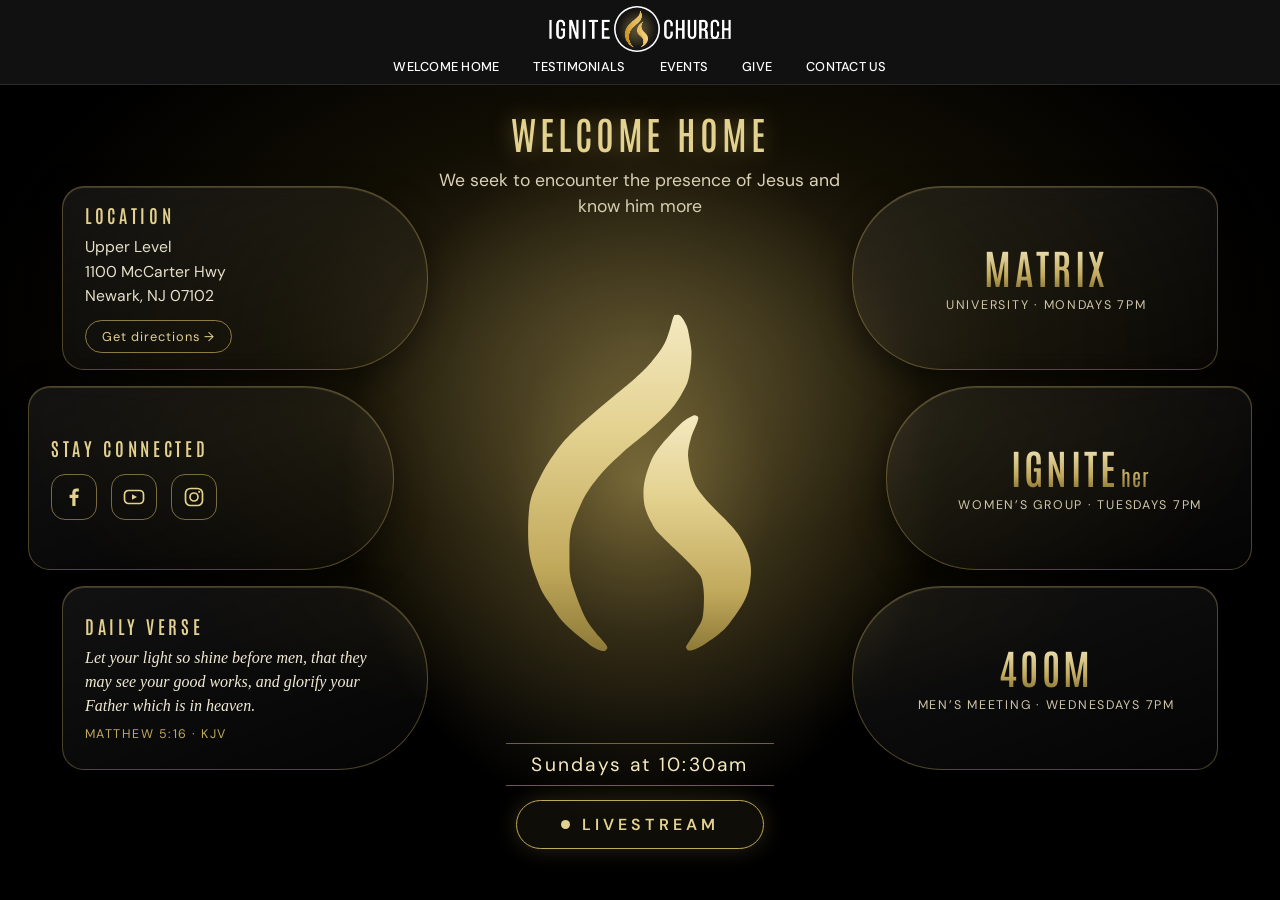
<file: index.html>
<!DOCTYPE html>
<html lang="en">
<head>
    <meta charset="UTF-8">
    <meta name="viewport" content="width=device-width, initial-scale=1.0">
    <title>Ignite Church | Welcome Home</title>
    <meta name="description" content="Ignite Church in Newark, NJ. Join us Sundays at 10:30am. We seek to encounter the presence of Jesus and know him more.">
    <link rel="stylesheet" href="css/styles.css">
    <link rel="stylesheet" href="css/home.css">
    <link rel="preconnect" href="https://fonts.googleapis.com">
    <link rel="preconnect" href="https://fonts.gstatic.com" crossorigin>
    <link href="https://fonts.googleapis.com/css2?family=DM+Sans:wght@400;500;600;700&display=swap" rel="stylesheet">
    <link href="https://fonts.googleapis.com/css2?family=Antonio:wght@400;500;600;700&display=swap" rel="stylesheet">
</head>
<body>
    <header class="header">
        <div class="header-inner">
            <!-- LOGO -->
            <a href="index.html" class="logo animated-logo"><img class="logo-part logo-ignite" src="images/logo-ignite.png" alt=""><span class="logo-flame-wrap"><span class="fire-glow"></span><img class="logo-part logo-flame" src="images/logo-flame.png" alt=""></span><img class="logo-part logo-church" src="images/logo-church.png" alt=""></a>
        </div>
        <nav>
            <a href="index.html">WELCOME HOME</a>
            <a href="our_story.html">TESTIMONIALS</a>
            <a href="events.html">EVENTS</a>
            <a href="give.html">GIVE</a>
            <a href="contact.html">CONTACT US</a>
        </nav>
        <hr>
    </header>

    <main class="hp">

        <!-- LEFT: Location / Stay Connected / Daily verse -->
        <div class="hp-col hp-left">

            <section class="hp-tab hp-loc">
                <h2 class="hp-label">Location</h2>
                <p class="hp-text">Upper Level<br>1100 McCarter Hwy<br>Newark, NJ 07102</p>
                <a class="hp-chip" target="_blank" rel="noopener" href="https://www.google.com/maps/search/?api=1&amp;query=1100+McCarter+Hwy+Newark+NJ+07102">Get directions &rarr;</a>
            </section>

            <section class="hp-tab hp-social">
                <h2 class="hp-label">Stay Connected</h2>
                <div class="hp-icons">
                    <a href="https://www.facebook.com/ignitec2015/" target="_blank" rel="noopener" aria-label="Ignite Church on Facebook">
                        <svg viewBox="0 0 24 24" aria-hidden="true"><path fill="currentColor" d="M13.5 21v-8h2.7l.4-3.2h-3.1V7.9c0-.9.3-1.5 1.6-1.5h1.7V3.5c-.3 0-1.3-.1-2.4-.1-2.4 0-4.1 1.5-4.1 4.2v2.2H7.6V13h2.7v8h3.2z"/></svg>
                    </a>
                    <a href="https://www.youtube.com/channel/UCFl2bnOp90kRWOCKWNEsYvA" target="_blank" rel="noopener" aria-label="Ignite Church on YouTube">
                        <svg viewBox="0 0 24 24" aria-hidden="true"><rect x="2.5" y="5.5" width="19" height="13" rx="4" fill="none" stroke="currentColor" stroke-width="1.7"/><path fill="currentColor" d="M10 9.2v5.6l5-2.8z"/></svg>
                    </a>
                    <a href="https://www.instagram.com/ignitechurchnj/" target="_blank" rel="noopener" aria-label="Ignite Church on Instagram">
                        <svg viewBox="0 0 24 24" aria-hidden="true"><rect x="3.5" y="3.5" width="17" height="17" rx="5" fill="none" stroke="currentColor" stroke-width="1.7"/><circle cx="12" cy="12" r="4" fill="none" stroke="currentColor" stroke-width="1.7"/><circle cx="17.2" cy="6.8" r="1.1" fill="currentColor"/></svg>
                    </a>
                </div>
            </section>

            <section class="hp-tab hp-verse" aria-label="Daily Bible verse">
                <h2 class="hp-label">Daily Verse</h2>
                <figure class="hp-verse-text" id="verseText"></figure>
            </section>

        </div>

        <!-- CENTER: Welcome + flame + livestream -->
        <div class="hp-col hp-center">
            <div class="hp-head">
                <h1>Welcome Home</h1>
                <p>We seek to encounter the presence of Jesus and know him more</p>
            </div>

            <div class="hp-flame" role="img" aria-label="Ignite Church flame">
                <svg viewBox="0 0 48 72" aria-hidden="true" focusable="false">
                    <defs>
                        <linearGradient id="flameGold" x1="0" y1="0" x2="0" y2="1">
                            <stop offset="0" stop-color="#F4E9C0"/>
                            <stop offset="0.35" stop-color="#E3D18F"/>
                            <stop offset="0.75" stop-color="#C1A95C"/>
                            <stop offset="1" stop-color="#8E7A38"/>
                        </linearGradient>
                    </defs>
                    <path class="f f-a" fill="url(#flameGold)" d="M31.8,2.8C31.5,2.7 31.4,2.7 31.2,2.8C31.0,2.9 31.0,2.4 30.6,3.4C30.3,4.3 29.7,7.0 28.9,8.5C28.2,10.0 27.0,11.2 26.1,12.4C25.1,13.5 25.5,13.2 23.1,15.4C20.7,17.5 14.2,22.7 11.6,25.2C8.9,27.7 8.4,28.5 7.1,30.2C5.8,32.0 4.6,33.9 3.8,35.7C2.9,37.5 2.3,38.6 1.9,40.9C1.6,43.3 1.5,47.2 1.8,49.9C2.1,52.6 3.2,55.1 3.9,57.0C4.7,58.9 5.5,59.8 6.4,61.1C7.2,62.4 7.9,63.5 9.2,64.8C10.5,66.1 13.0,68.0 14.1,68.9C15.3,69.7 15.7,69.8 16.1,69.9C16.6,70.1 16.9,70.0 17.1,69.9C17.3,69.7 17.7,69.5 17.3,68.9C16.9,68.2 15.6,67.0 14.9,66.0C14.1,65.0 13.5,64.3 12.7,62.6C12.0,61.0 10.8,57.9 10.3,56.1C9.8,54.2 9.9,53.2 9.9,51.5C9.9,49.8 9.8,47.7 10.2,45.7C10.7,43.8 11.8,41.5 12.6,39.7C13.5,38.0 14.4,36.8 15.6,35.3C16.8,33.8 18.2,32.4 19.9,30.9C21.5,29.3 24.0,27.5 25.7,26.0C27.4,24.5 28.9,23.1 30.1,21.8C31.2,20.5 32.0,19.3 32.6,18.1C33.3,16.9 33.7,16.0 33.9,14.6C34.2,13.3 34.3,11.6 34.3,10.1C34.2,8.7 33.8,6.9 33.6,5.8C33.3,4.7 32.9,4.1 32.6,3.6C32.3,3.1 32.0,2.9 31.8,2.8Z"/>
                    <path class="f f-b" fill="url(#flameGold)" d="M35.1,22.9C34.9,22.8 34.6,22.9 34.1,23.2C33.5,23.5 32.9,23.8 31.9,24.8C30.9,25.8 29.0,27.8 28.0,29.1C27.0,30.4 26.5,31.2 26.0,32.5C25.5,33.8 25.0,35.3 24.8,36.7C24.6,38.1 24.7,39.6 24.9,40.9C25.2,42.2 25.8,43.5 26.4,44.5C26.9,45.5 26.9,45.6 28.4,47.1C29.8,48.6 33.5,51.9 34.9,53.5C36.3,55.1 36.4,55.3 36.6,56.9C36.9,58.4 36.8,61.3 36.6,62.8C36.4,64.2 36.0,64.6 35.4,65.6C34.9,66.6 33.7,68.2 33.4,68.8C33.0,69.4 33.2,69.2 33.3,69.4C33.3,69.6 33.4,69.8 33.7,69.9C34.0,69.9 34.4,69.9 34.9,69.7C35.5,69.5 36.2,69.1 37.0,68.6C37.8,68.0 39.1,67.2 39.9,66.5C40.7,65.8 40.9,65.7 41.8,64.6C42.6,63.5 44.2,61.4 44.9,59.9C45.7,58.4 46.0,56.9 46.1,55.5C46.3,54.1 46.2,52.8 45.9,51.5C45.6,50.2 45.0,49.0 44.4,47.9C43.8,46.8 43.6,46.5 42.3,45.0C41.0,43.5 37.9,40.7 36.6,39.0C35.2,37.3 34.8,36.4 34.4,35.1C33.9,33.7 33.7,32.1 33.6,30.9C33.6,29.6 33.9,28.5 34.2,27.4C34.5,26.2 35.5,24.5 35.6,23.7C35.8,23.0 35.4,23.0 35.1,22.9Z"/>
                </svg>
            </div>

            <div class="hp-bottom">
                <p class="hp-time">Sundays at 10:30am</p>
                <a class="hp-live" href="https://www.youtube.com/channel/UCFl2bnOp90kRWOCKWNEsYvA" target="_blank" rel="noopener"><span class="hp-dot"></span>LIVESTREAM</a>
            </div>
        </div>

        <!-- RIGHT: Programs -->
        <div class="hp-col hp-right">
            <a class="hp-tab hp-prog" target="_blank" rel="noopener" href="https://www.matrixuniversity.online/">
                <span class="hp-name">MATRIX</span>
                <span class="hp-sub">University &middot; Mondays 7pm</span>
            </a>
            <a class="hp-tab hp-prog" target="_blank" rel="noopener" href="https://ignite-church-445102.churchcenter.com/groups/unique/igniteher-women-s-group-chat">
                <span class="hp-name">IGNITE<span class="her">her</span></span>
                <span class="hp-sub">Women&rsquo;s group &middot; Tuesdays 7pm</span>
            </a>
            <a class="hp-tab hp-prog" target="_blank" rel="noopener" href="https://ignite-church-445102.churchcenter.com/registrations/events/2549312">
                <span class="hp-name">400M</span>
                <span class="hp-sub">Men&rsquo;s meeting &middot; Wednesdays 7pm</span>
            </a>
        </div>

    </main>

    <script src="js/home.js"></script>
</body>
</html>
</file>
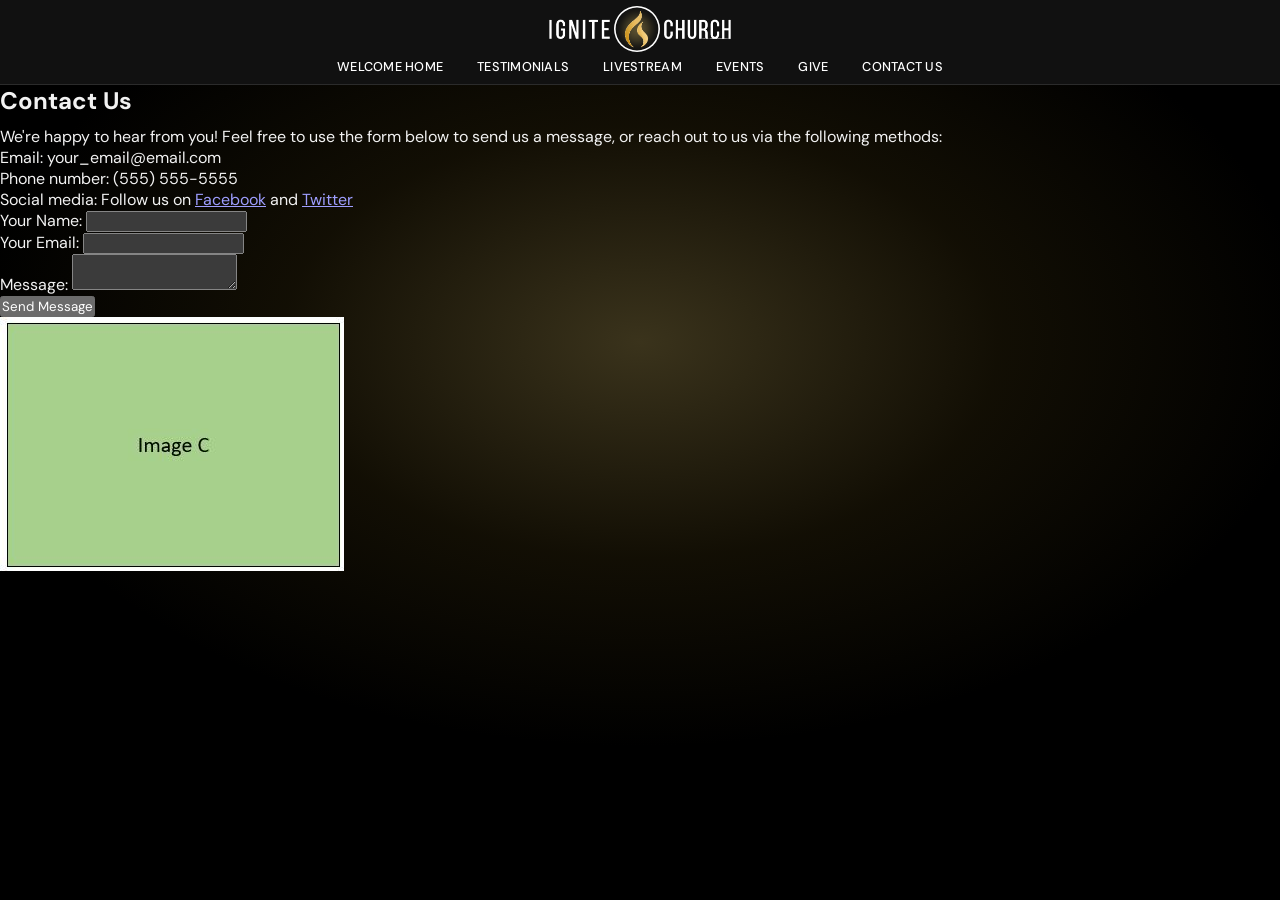
<file: contact.html>
<!DOCTYPE html>
<html lang="en">
<head>
    <meta charset="UTF-8">
    <meta name="viewport" content="width=device-width, initial-scale=1.0">
    <title>IGNITE CHURCH</title>
    <meta name="description" content="This is the home page of MySite.">
    <meta name="keywords" content="mysite, home, events, contact">
   <link rel="stylesheet" href="css/styles.css">
    <link rel="preconnect" href="https://fonts.googleapis.com">
    <link rel="preconnect" href="https://fonts.gstatic.com" crossorigin>
    <link href="https://fonts.googleapis.com/css2?family=DM+Sans:wght@400;500;600;700&display=swap" rel="stylesheet">
</head>
<body>
            <!-- HEADER -->


    <header class="header">
    
        <div class="header-inner">
        
            <!-- LOGO + TITLE + NAV -->
        <a href="index.html" class="logo animated-logo" aria-label="Ignite Church home">
    <img class="logo-part logo-ignite" src="images/logo-ignite.png" alt="">
    <span class="logo-flame-wrap">
        <span class="fire-glow"></span>
        <img class="logo-part logo-flame" src="images/logo-flame.png" alt="">
    </span>
    <img class="logo-part logo-church" src="images/logo-church.png" alt="">
</a>
        </div>
        <nav>
            <a href="index.html">WELCOME HOME</a>
            <a href="our_story.html">TESTIMONIALS</a>
            <a href="https://www.youtube.com/channel/UCFl2bnOp90kRWOCKWNEsYvA" target="_blank">LIVESTREAM</a>
            <a href="events.html">EVENTS</a>
            <a href="give.html">GIVE</a>
            <a href="contact.html">CONTACT US</a>
        </nav>
      
          <hr>
    </header>
    <main>
        <h2>Contact Us</h2>
        <p>We're happy to hear from you! Feel free to use the form below to send us a message, or reach out to us via the following methods:</p>
        <ul>
            <li>Email: your_email@email.com</li>
            <li>Phone number: (555) 555-5555</li>
            <li>Social media: Follow us on <a href="https://www.facebook.com/mysite">Facebook</a> and <a href="https://www.twitter.com/mysite">Twitter</a></li>
        </ul>
        <form action="submit.php" method="post">
            <label for="name">Your Name:</label>
            <input type="text" id="name" name="name" required>
            <br>
            <label for="email">Your Email:</label>
            <input type="email" id="email" name="email" required>
            <br>
            <label for="message">Message:</label>
            <textarea id="message" name="message" required></textarea>
            <br>
            <button type="submit">Send Message</button>
        </form>
        <img src="images/ImageC.JPG" alt="Contact us page image">
    </main>
</body>
</html>
</file>
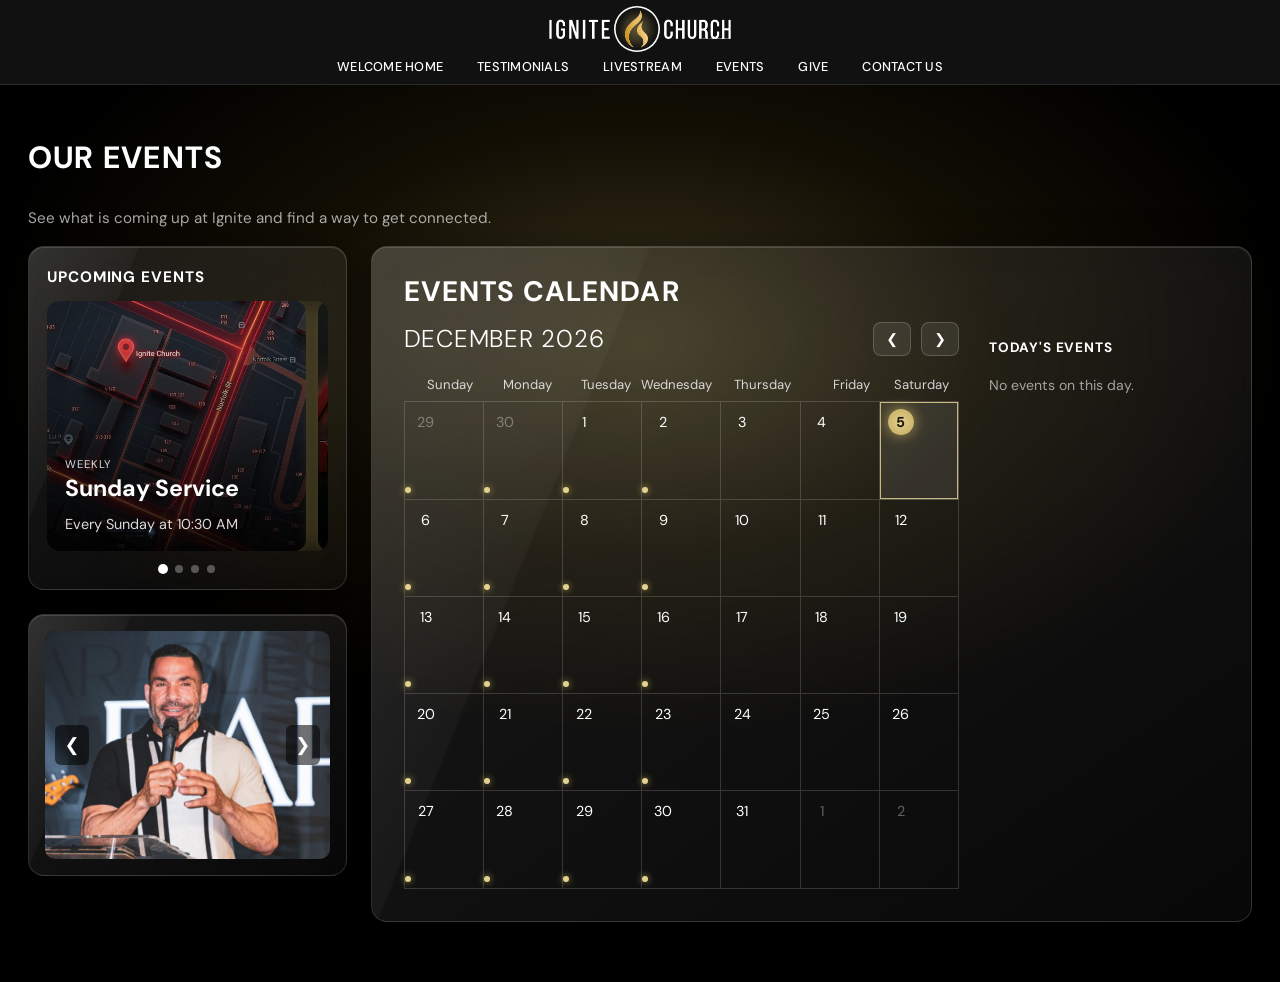
<file: events.html>
<!DOCTYPE html>
<html lang="en">
<head>
    <meta charset="UTF-8">
    <meta name="viewport" content="width=device-width, initial-scale=1.0">
    <title>Events | Ignite Church</title>
    <meta name="description" content="Upcoming events and the full calendar for Ignite Church in Newark, NJ.">
    <link rel="stylesheet" href="css/styles.css">
    <link rel="stylesheet" href="css/events.css">
    <link rel="preconnect" href="https://fonts.googleapis.com">
    <link rel="preconnect" href="https://fonts.gstatic.com" crossorigin>
    <link href="https://fonts.googleapis.com/css2?family=DM+Sans:wght@400;500;600;700&display=swap" rel="stylesheet">
</head>
<body class="events-page">

    <!-- HEADER -->
    <header class="header">
        <div class="header-inner">
            <a href="index.html" class="logo animated-logo" aria-label="Ignite Church home">
                <img class="logo-part logo-ignite" src="images/logo-ignite.png" alt="">
                <span class="logo-flame-wrap">
                    <span class="fire-glow"></span>
                    <img class="logo-part logo-flame" src="images/logo-flame.png" alt="">
                </span>
                <img class="logo-part logo-church" src="images/logo-church.png" alt="">
            </a>
        </div>
        <nav>
            <a href="index.html">WELCOME HOME</a>
            <a href="our_story.html">TESTIMONIALS</a>
            <a href="https://www.youtube.com/channel/UCFl2bnOp90kRWOCKWNEsYvA" target="_blank">LIVESTREAM</a>
            <a href="events.html">EVENTS</a>
            <a href="give.html">GIVE</a>
            <a href="contact.html">CONTACT US</a>
        </nav>
        <hr>
    </header>

    <main class="events-main">

        <div class="events-head">
            <h1>Our Events</h1>
            <p>See what is coming up at Ignite and find a way to get connected.</p>
        </div>

        <!-- Shown only while sample data is in use -->
        <p class="sample-note" id="sampleNote" hidden>Preview: these are sample events for the design. Real events will replace them.</p>

        <div class="events-layout">

            <!-- LEFT COLUMN -->
            <div class="ev-left">

                <section class="glass ev-upcoming" aria-label="Upcoming events">
                    <h2 class="ev-title">UPCOMING EVENTS</h2>
                    <div class="up-viewport">
                        <div class="up-track" id="upTrack"></div>
                    </div>
                    <div class="up-dots" id="upDots" role="tablist" aria-label="Choose a featured event"></div>
                </section>

                <section class="glass ev-photos" aria-label="Photos from Ignite">
                    <div class="photo-frame" id="photoFrame">
                        <button class="photo-btn photo-prev" id="photoPrev" aria-label="Previous photo">&#10094;</button>
                        <button class="photo-btn photo-next" id="photoNext" aria-label="Next photo">&#10095;</button>
                    </div>
                </section>

            </div>

            <!-- CALENDAR -->
            <section class="glass ev-calendar" aria-label="Events calendar">
                <div class="cal-main">
                    <h2 class="cal-title">EVENTS CALENDAR</h2>
                    <div class="cal-bar">
                        <div class="cal-month" id="calMonth" aria-live="polite"></div>
                        <div class="cal-nav">
                            <button id="calPrev" aria-label="Previous month">&#10094;</button>
                            <button id="calNext" aria-label="Next month">&#10095;</button>
                        </div>
                    </div>
                    <div class="cal-dow" aria-hidden="true">
                        <span>Sunday</span><span>Monday</span><span>Tuesday</span><span>Wednesday</span><span>Thursday</span><span>Friday</span><span>Saturday</span>
                    </div>
                    <div class="cal-grid" id="calGrid"></div>
                </div>

                <aside class="cal-side" aria-live="polite">
                    <h3 id="sideTitle">TODAY'S EVENTS</h3>
                    <ul class="side-list" id="sideList"></ul>
                </aside>
            </section>

        </div>
    </main>

    <script src="js/events-data.js"></script>
    <script src="js/events.js"></script>
</body>
</html>
</file>
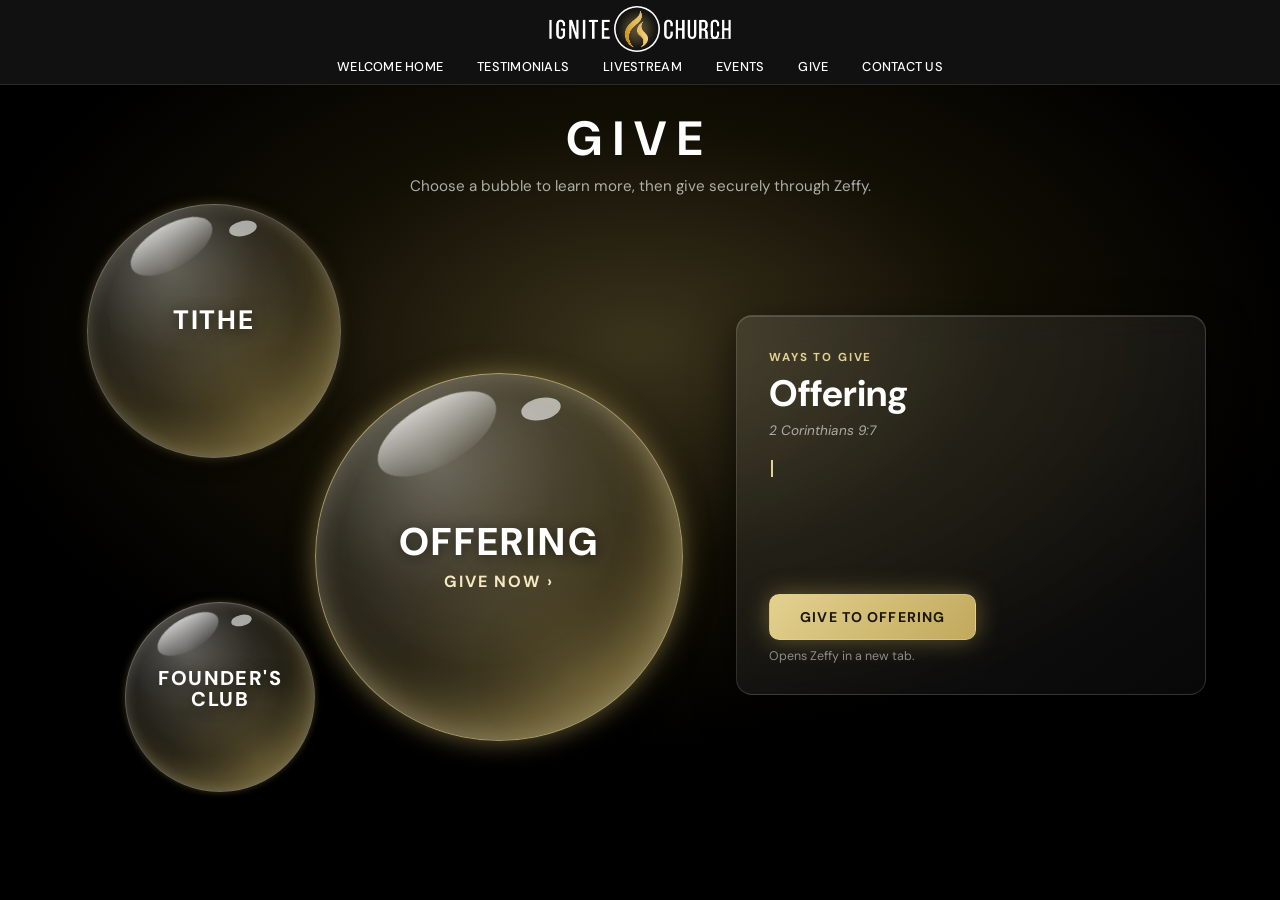
<file: give.html>
<!DOCTYPE html>
<html lang="en">
<head>
    <meta charset="UTF-8">
    <meta name="viewport" content="width=device-width, initial-scale=1.0">
    <title>Give | Ignite Church</title>
    <meta name="description" content="Give to Ignite Church: tithe, offering, or join the Founder's Club.">
    <link rel="stylesheet" href="css/styles.css">
    <link rel="stylesheet" href="css/give.css">
    <link rel="preconnect" href="https://fonts.googleapis.com">
    <link rel="preconnect" href="https://fonts.gstatic.com" crossorigin>
    <link href="https://fonts.googleapis.com/css2?family=DM+Sans:wght@400;500;600;700&display=swap" rel="stylesheet">
</head>
<body class="give-page">

    <!-- HEADER -->
    <header class="header">
        <div class="header-inner">
            <a href="index.html" class="logo animated-logo" aria-label="Ignite Church home">
                <img class="logo-part logo-ignite" src="images/logo-ignite.png" alt="">
                <span class="logo-flame-wrap">
                    <span class="fire-glow"></span>
                    <img class="logo-part logo-flame" src="images/logo-flame.png" alt="">
                </span>
                <img class="logo-part logo-church" src="images/logo-church.png" alt="">
            </a>
        </div>
        <nav>
            <a href="index.html">WELCOME HOME</a>
            <a href="our_story.html">TESTIMONIALS</a>
            <a href="https://www.youtube.com/channel/UCFl2bnOp90kRWOCKWNEsYvA" target="_blank">LIVESTREAM</a>
            <a href="events.html">EVENTS</a>
            <a href="give.html">GIVE</a>
            <a href="contact.html">CONTACT US</a>
        </nav>
        <hr>
    </header>

    <main class="give-main">

        <div class="gv-head">
            <h1>Give</h1>
            <p>Choose a bubble to learn more, then give securely through Zeffy.</p>
        </div>

        <div class="gv-layout">

            <!-- BUBBLES ------------------------------------------------
                 To edit a description or link, change the data-desc /
                 data-ref text or the href below. Order matters: keep
                 Tithe, Offering, Founder's Club in this order.
            ------------------------------------------------------------>
            <div class="gv-stage" id="gvStage">

                <div class="bubble" data-name="Tithe" data-ref="Malachi 3:10"
                     data-desc="The tithe is the first tenth of what God has given us, returned to Him in faith. It supports the ongoing work of Ignite Church: our services, our ministries, and our care for the people of Newark.">
                    <div class="bubble-pop"><div class="bubble-float">
                        <a href="https://www.zeffy.com/en-US/donation-form/tithe-59" target="_blank" rel="noopener">
                            <span class="b-label">TITHE</span>
                            <span class="b-hint">GIVE NOW &rsaquo;</span>
                        </a>
                    </div></div>
                </div>

                <div class="bubble" data-name="Offering" data-ref="2 Corinthians 9:7"
                     data-desc="An offering is a gift given freely, above the tithe, from a grateful heart. Give toward a special need, an outreach, or whatever God puts on your heart.">
                    <div class="bubble-pop"><div class="bubble-float">
                        <a href="https://www.zeffy.com/en-US/donation-form/offering-78" target="_blank" rel="noopener">
                            <span class="b-label">OFFERING</span>
                            <span class="b-hint">GIVE NOW &rsaquo;</span>
                        </a>
                    </div></div>
                </div>

                <div class="bubble" data-name="Founder's Club" data-ref=""
                     data-desc="A way to partner with Ignite Church and help build what God is doing here. Join the Founder's Club and stand with us for the long run.">
                    <div class="bubble-pop"><div class="bubble-float">
                        <a href="https://www.zeffy.com/en-US/donation-form/founders-club-3" target="_blank" rel="noopener">
                            <span class="b-label">FOUNDER'S CLUB</span>
                            <span class="b-hint">GIVE NOW &rsaquo;</span>
                        </a>
                    </div></div>
                </div>

            </div>

            <!-- DESCRIPTION PANEL -->
            <aside class="gv-panel" aria-labelledby="gvName">
                <p class="gv-tag">WAYS TO GIVE</p>
                <h2 id="gvName">Offering</h2>
                <p class="gv-ref" id="gvRef"></p>
                <p class="gv-text" id="gvText" aria-hidden="true"><span class="gv-typed" id="gvTyped"></span><span class="gv-ghost" id="gvGhost"></span></p>
                <p class="gv-sr" id="gvSr" aria-live="polite"></p>
                <a class="gv-btn" id="gvBtn" href="https://www.zeffy.com/en-US/donation-form/offering-78" target="_blank" rel="noopener">GIVE NOW</a>
                <p class="gv-small">Opens Zeffy in a new tab.</p>
            </aside>

        </div>
    </main>

    <script src="js/give.js"></script>
</body>
</html>
</file>
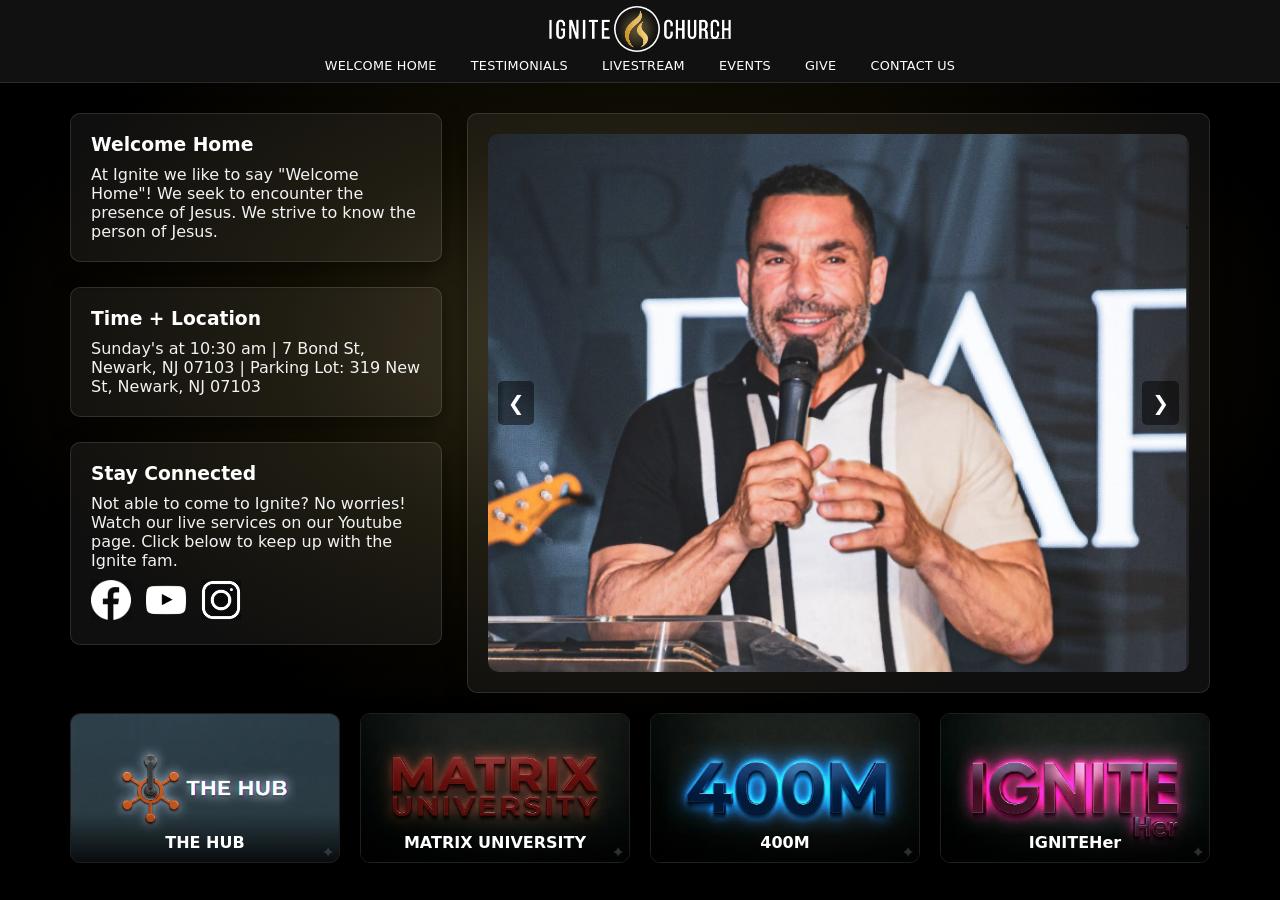
<file: index.before-redesign.html>
<!DOCTYPE html>
<html lang="en">
<head>
    <meta charset="UTF-8">
    <meta name="viewport" content="width=device-width, initial-scale=1.0">
    <title>IGNITE CHURCH</title>
    <meta name="description" content="This is the home page of MySite.">
    <meta name="keywords" content="mysite, home, events, contact">
   <link rel="stylesheet" href="css/styles.css">
</head>
<body>
    <header class="header">
    
        <div class="header-inner">
        
            <!-- LOGO + TITLE + NAV -->
       <a href="index.html" class="logo animated-logo" aria-label="Ignite Church home">
    <img class="logo-part logo-ignite" src="images/logo-ignite.png" alt="">
    <span class="logo-flame-wrap">
        <span class="fire-glow"></span>
        <img class="logo-part logo-flame" src="images/logo-flame.png" alt="">
    </span>
    <img class="logo-part logo-church" src="images/logo-church.png" alt="">
</a>

        </div>
        <nav>
            <a href="index.html">WELCOME HOME</a>
            <a href="our_story.html">TESTIMONIALS</a>
            <a href="https://www.youtube.com/channel/UCFl2bnOp90kRWOCKWNEsYvA" target="_blank">LIVESTREAM</a>
            <a href="events.html">EVENTS</a>
            <a href="give.html">GIVE</a>
            <a href="contact.html">CONTACT US</a>
        </nav>
      
          <hr>
    </header>

<main class="container">
       <!--LEFT COLUMN-->

<div class="grid">
<div class="left">

            <section class="card">
          <h3>Welcome Home</h3>
          <p>At Ignite we like to say "Welcome Home"!
            We seek to encounter the presence of Jesus.
            We strive to know the person of Jesus.</p>
        </section>

        <section class="card">
          <h3>Time + Location</h3>
          <p>Sunday's at 10:30 am  |   
        7 Bond St, Newark, NJ 07103 | 
        Parking Lot: 319 New St, Newark, NJ 07103 </p>
        </section>

        <section class="card">
          <h3>Stay Connected</h3>
          <p>Not able to come to Ignite?  No worries!
    Watch our live services on our Youtube page.
    Click below to keep up with the Ignite fam.</p>
          <div class="icons">
      
      <!-- FB -->
      <a href="https://www.facebook.com/ignitec2015/" target="_blank">
      <img src="images/facebook.png" alt="Facebook"> </a>
                
      <!-- YT -->
      <a href="https://www.youtube.com/channel/UCFl2bnOp90kRWOCKWNEsYvA" target="_blank">
      <img src="images/youtube.webp" alt="YouTube">
    </a>
      <!-- IG -->
    <a href="https://www.instagram.com/ignitechurchnj/" target="_blank">
      <img src="images/Instagram.png" alt="Instagram">

    </a>
        </section>
</div>
      <!-- RIGHT COLUMN -->
       <!--CAROUSEL-->
<div class="right">
          <section class="card large">
            <div class="carousel">
              <div class="slides">
                <img src="images/pastor_carousel.png" class="slide active">
                <img src="images/carousel 2.png" class="slide">
                <img src="images/carousel 3.png" class="slide">
              </div>
              <button class="prev">&#10094;</button>
              <button class="next">&#10095;</button>
            </div>
          </section>
          
<!--MINI CARDS-->

      </div> </div> <div class="card-row">
      <a href="https://www.thehubnewark.org/" target="_blank" class="mini-card">
        <img src="images/theHUB.webp">
        <div class="overlay">THE HUB</div>
      </a>

      <a href="https://www.matrixuniversity.online/" target="_blank" class="mini-card">
        <img src="images/MATRIXU.webp">
        <div class="overlay">MATRIX UNIVERSITY</div>
      </a>
      
      <a href="https://ignite-church-445102.churchcenter.com/registrations/events/2549312" target="_blank" class="mini-card">
        <img src="images/400M.webp">
        <div class="overlay">400M</div>
      </a>

      <a href="https://ignite-church-445102.churchcenter.com/groups/unique/igniteher-women-s-group-chat" target="_blank" class="mini-card">
        <img src="images/IgniteHer.webp">
        <div class="overlay">IGNITEHer</div>
      </a> 
    </div>
  </main>

  <script>
let index=0;
const slides = document.querySelectorAll(".slide");

function showSlide(i) {
  slides.forEach(slide => slide.classList.remove("active"));
  slides[i].classList.add("active");
}

document.querySelector(".next").onclick = () => {
  index =(index + 1) % slides.length;
  showSlide(index);
};

document.querySelector(".prev").onclick = () => {
  index = (index - 1 + slides.length) % slides.length
  showSlide(index);
};
</script>
</body>
</html>
</file>
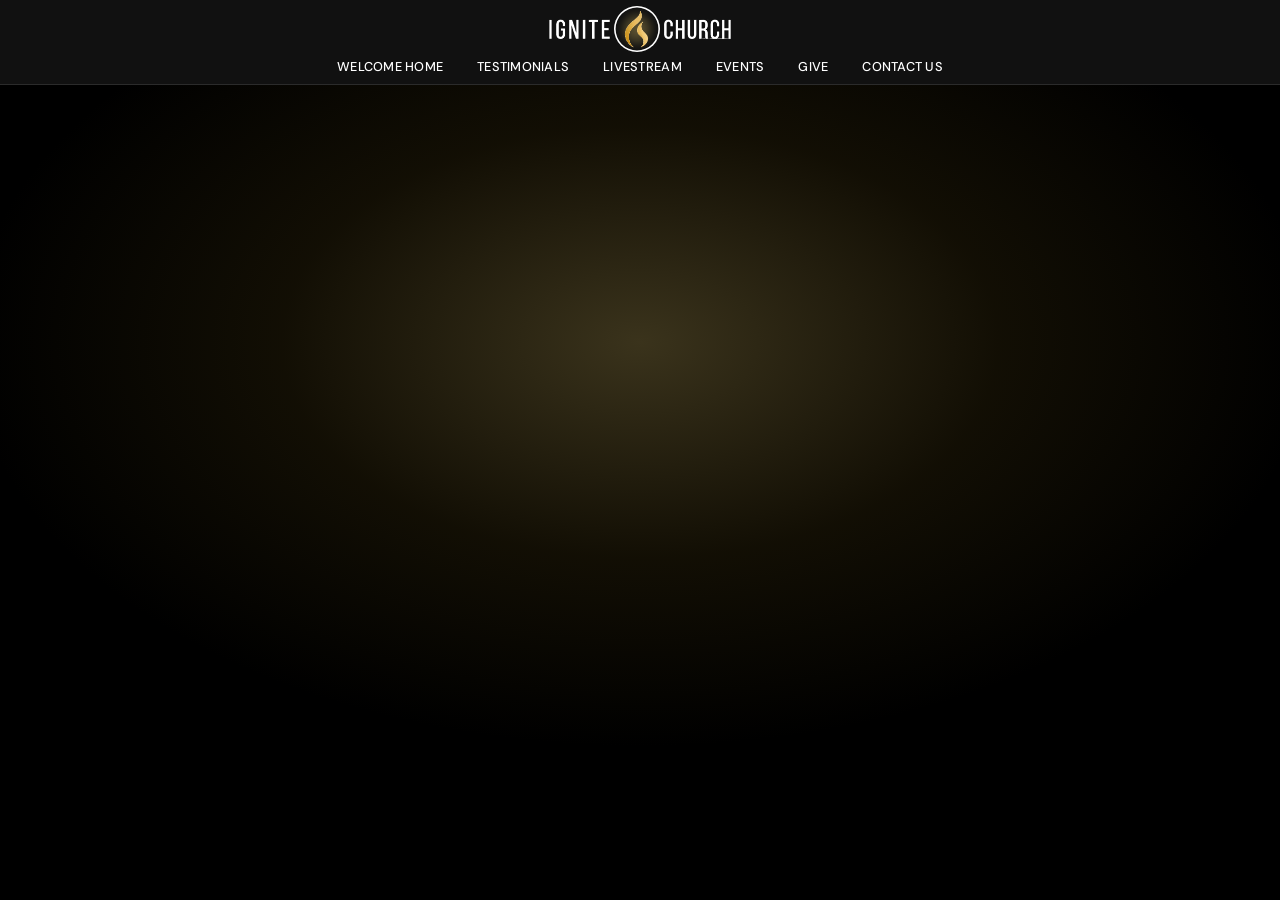
<file: livestream.html>
<!DOCTYPE html>
<html lang="en">
<head>
    <meta charset="UTF-8">
    <meta name="viewport" content="width=device-width, initial-scale=1.0">
    <title>IGNITE CHURCH</title>
    <meta name="description" content="This is the home page of MySite.">
    <meta name="keywords" content="mysite, home, events, contact">
   <link rel="stylesheet" href="css/styles.css">
    <link rel="preconnect" href="https://fonts.googleapis.com">
    <link rel="preconnect" href="https://fonts.gstatic.com" crossorigin>
    <link href="https://fonts.googleapis.com/css2?family=DM+Sans:wght@400;500;600;700&display=swap" rel="stylesheet">
</head>
<body>
            <!-- HEADER -->


    <header class="header">
    
        <div class="header-inner">
        
            <!-- LOGO + TITLE + NAV -->
        <a href="index.html" class="logo animated-logo" aria-label="Ignite Church home">
    <img class="logo-part logo-ignite" src="images/logo-ignite.png" alt="">
    <span class="logo-flame-wrap">
        <span class="fire-glow"></span>
        <img class="logo-part logo-flame" src="images/logo-flame.png" alt="">
    </span>
    <img class="logo-part logo-church" src="images/logo-church.png" alt="">
</a>
        </div>
        <nav>
            <a href="index.html">WELCOME HOME</a>
            <a href="our_story.html">TESTIMONIALS</a>
            <a href="https://www.youtube.com/channel/UCFl2bnOp90kRWOCKWNEsYvA" target="_blank">LIVESTREAM</a>
            <a href="events.html">EVENTS</a>
            <a href="give.html">GIVE</a>
            <a href="contact.html">CONTACT US</a>
        </nav>
      
          <hr>
    </header>
</file>
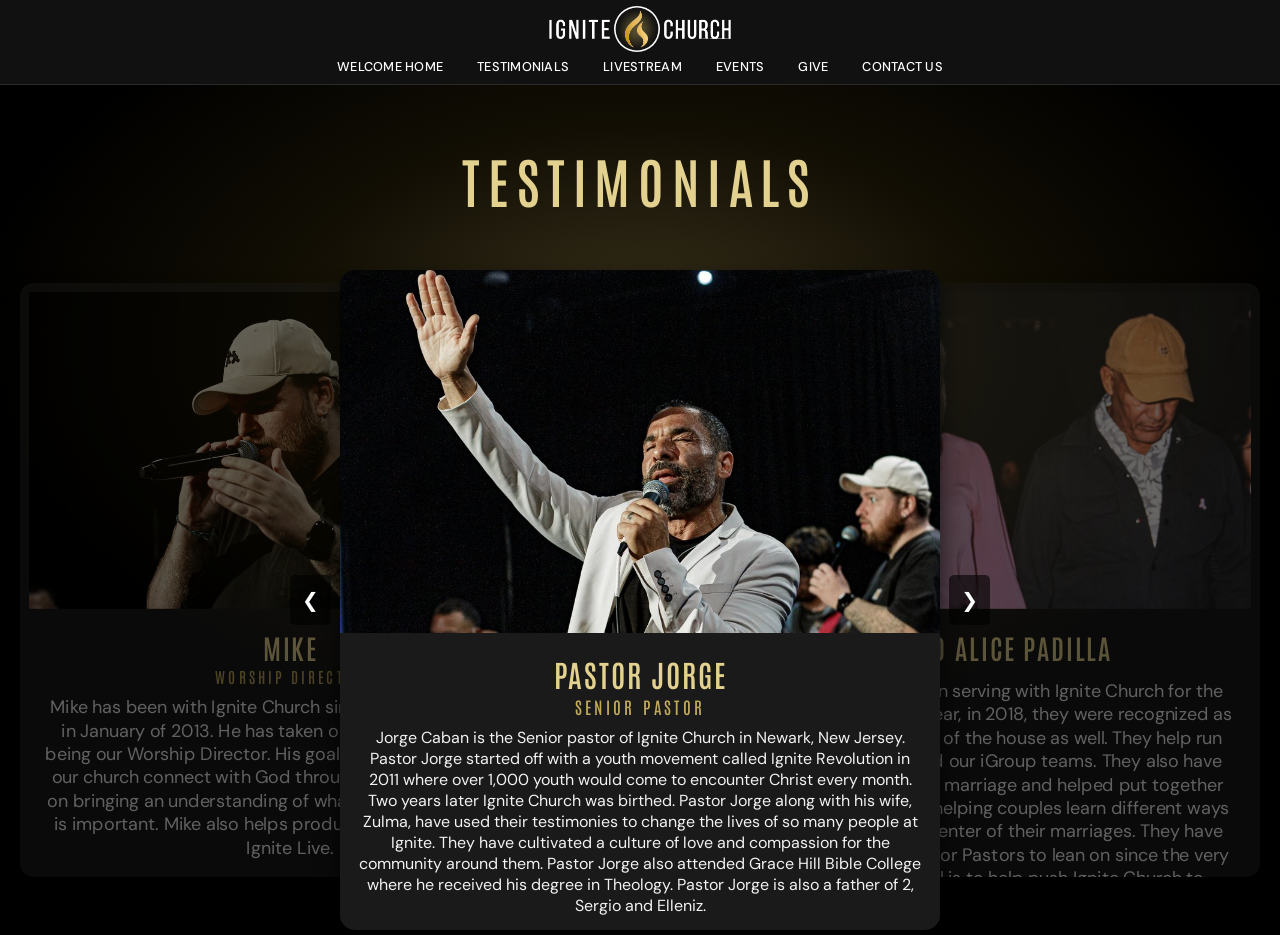
<file: our_story.html>
<!DOCTYPE html>
<html lang="en">
<head>
    <meta charset="UTF-8">
    <meta name="viewport" content="width=device-width, initial-scale=1.0">
    <title>Testimonials | Ignite Church</title>
    <meta name="description" content="This is the home page of MySite.">
    <meta name="keywords" content="mysite, home, events, contact">
   <link rel="stylesheet" href="css/styles.css">
    <link rel="preconnect" href="https://fonts.googleapis.com">
    <link rel="preconnect" href="https://fonts.gstatic.com" crossorigin>
    <link href="https://fonts.googleapis.com/css2?family=DM+Sans:wght@400;500;600;700&display=swap" rel="stylesheet">
    <link rel="preconnect" href="https://fonts.googleapis.com">
    <link rel="preconnect" href="https://fonts.gstatic.com" crossorigin>
    <link href="https://fonts.googleapis.com/css2?family=Antonio:wght@400;500;600;700&family=DM+Sans:wght@400;500;600;700&display=swap" rel="stylesheet">
</head>
<body>
            <!-- HEADER -->


    <header class="header">
    
        <div class="header-inner">
        
            <!-- LOGO + TITLE + NAV -->
        <a href="index.html" class="logo animated-logo" aria-label="Ignite Church home">
    <img class="logo-part logo-ignite" src="images/logo-ignite.png" alt="">
    <span class="logo-flame-wrap">
        <span class="fire-glow"></span>
        <img class="logo-part logo-flame" src="images/logo-flame.png" alt="">
    </span>
    <img class="logo-part logo-church" src="images/logo-church.png" alt="">
</a>
        </div>
        <nav>
            <a href="index.html">WELCOME HOME</a>
            <a href="our_story.html">TESTIMONIALS</a>
            <a href="https://www.youtube.com/channel/UCFl2bnOp90kRWOCKWNEsYvA" target="_blank">LIVESTREAM</a>
            <a href="events.html">EVENTS</a>
            <a href="give.html">GIVE</a>
            <a href="contact.html">CONTACT US</a>
        </nav>
      
          <hr>
    </header>
        
             <!-- HEADER -->

                <!-- TESTIMONIALS -->

    <section class ="testimony-section">
        <h1>TESTIMONIALS</h1>
    <div class="story-slider">

    <button class="arrow left">&#10094;</button>

                    <!-- Pastor Jorge -->

    <div class="card-stack"> 
        <div class="story-card active">
        <img src="images/jorge_caban.jpg" alt="Pastor Jorge">
        <div class="story-content">
            <h2>Pastor Jorge</h2>
            <h3>Senior Pastor</h3>
            <p>Jorge Caban is the Senior pastor of Ignite Church in 
                Newark, New Jersey.  Pastor Jorge started off with 
                a youth movement called Ignite Revolution in 2011 where 
                over 1,000 youth would come to encounter Christ every month.
                  Two years later Ignite Church was birthed.  
                  Pastor Jorge along with his wife, Zulma, 
                  have used their testimonies to change the lives of so 
                  many people at Ignite.  They have cultivated a culture of love 
                  and compassion for the community around them.  Pastor Jorge also 
                  attended Grace Hill Bible College where he received his degree in 
                  Theology.  Pastor Jorge is also a father of 2, Sergio and Elleniz. </p>
        </div>
    </div>
                       <!-- Pastor P -->

<div class="story-card next">
    <img src="images/pastor ed.png">
    <div class="story-content">
        <h2>Ed and Alice Padilla</h2>
        <p>Ed and Alice have been serving with Ignite Church for the last 6 years.
              Just last year, in 2018, they were recognized as the Associate Pastors 
              of the house as well. They help run our Connect Team and our iGroup teams. 
               They also have taken their 24 years of marriage and helped put together 
               our Marriage Ministry, helping couples learn different ways to keep 
               Jesus at the center of their marriages.  They have been rocks for our
                Senior Pastors to lean on since the very beginning.  Their goal is to
                 help push Ignite Church to reaching its full potential.</p>
  </div>
</div>

<!-- Mike -->

<div class="story-card">
    <img src="images/mike_sunbary.jpg" alt="Mike">
    <div class="story-content">
        <h2>Mike</h2>
        <h3>Worship Director</h3>
        <p>Mike has been with Ignite Church since it's opening service in January of 2013.  
            He has taken on the responsibility of being our Worship Director.  
            His goal is to help the people of our church connect with God through music.  
            Mike focuses on bringing an understanding of what worship is and why it is important.  
            Mike also helps produce and write music for Ignite Live.</p>
  </div>
</div>

</div>
<button class="arrow right">&#10095;</button>
</div>
    </section>

<script>
const cards = document.querySelectorAll(".story-card");
const nextBtn = document.querySelector(".arrow.right");
const prevBtn = document.querySelector(".arrow.left");

let index = 0;

function updateCards() {
  cards.forEach(card => {
    card.classList.remove("active", "prev", "next");
  });

  cards[index].classList.add("active");

  let prev = (index - 1 + cards.length) % cards.length;
  let next = (index + 1) % cards.length;

  cards[prev].classList.add("prev");
  cards[next].classList.add("next");
}

nextBtn.addEventListener("click", () => {
  index = (index + 1) % cards.length;
  updateCards();
});

prevBtn.addEventListener("click", () => {
  index = (index - 1 + cards.length) % cards.length;
  updateCards();
});

updateCards();
</script>

</body>
</file>
<file: css/styles.css>
/* =========================
   RESET (fix browser defaults)
========================= */

/* Removes default spacing and ensures consistent sizing */
* {
  margin: 0;
  padding: 0;
  box-sizing: border-box;
}

/* =========================
   BODY (global styles)
========================= */

body {
  background-color: #f3f3f3; /* Light grey background */
  color: #000000; /* Default text color */
  font-family: system-ui, -apple-system, BlinkMacSystemFont, 
  'Segoe UI', Roboto, sans-serif;
}

/* =========================
   HEADER / NAVBAR
========================= */

/* Main header container */
.header {
  background: white; /* White background */
  border-bottom: 2px solid #ddd; /* Thin line under header */
}

/* Inner header (logo area) */
.header-inner {
  display: flex; /* Places items in a row */
  justify-content: center; /*THIS centers it horizontally */
  align-items: center; /* Vertically center logo */
  padding: 15px 40px; /* Space inside header */
}

/* Logo image size */
.logo img {
  height: 50px; /* Controls logo height */
}
.logo
{
  display: block;
  text-align: center;
}

/* NAVIGATION BAR */
nav {
  display: flex; /* Makes links horizontal */
  justify-content: center; /* Centers nav links */
  gap: 25px; /* Space between links */
  padding-bottom: 10px;
}

/* Individual nav links */
nav a {
  text-decoration: none; /* Removes underline */
  color: #8E7A38; /* Red color */
  padding: 8px 12px; /* Clickable space */
  border-radius: 6px; /* Rounded corners */
  font-weight: 500;
}

/* Hover effect for nav links */
nav a:hover {
  background-color: #ddd; /* Light grey highlight */
}

/* =========================
   TYPOGRAPHY (text styling)
========================= */

h1 {
  color: #8E7A38; /* Red heading */
  margin: 1em 0; /* Space above and below */
}

h2, h3 {
  margin-bottom: 10px; /* Space below headings */
}

/* =========================
   MAIN PAGE CONTAINER
========================= */

/* Centers content and limits width */
.container {
  max-width: 1200px; /* Prevents stretching too wide */
  margin: 0 auto; /* Centers horizontally */
  padding: 30px; /* Space inside container */
}

/* =========================
   GRID LAYOUT (MAIN STRUCTURE)
========================= */

/* Creates 2-column layout */
.grid {
  display: grid;

  /* Left column smaller (1 part), right bigger (2 parts) */
  grid-template-columns: 1fr 2fr;

  gap: 25px; /* Space between columns */
}

/* LEFT COLUMN (stacked boxes) */
.left {
  display: flex;
  flex-direction: column; /* Stack vertically */
  gap: 25px; /* Space between sections */
}

/* RIGHT COLUMN (stacked boxes) */
.right {
  display: flex;
  flex-direction: column;
  gap: 25px;
}

/* =========================
   CARDS (YOUR DRAWN BOXES)
========================= */

/* Each content box */
.card {
  background: white; /* White box */
  padding: 20px; /* Space inside */
  border-radius: 10px; /* Rounded edges */
  box-shadow: 0 2px 6px rgba(0,0,0,0.1); /* Soft shadow */
  min-height: 120px; /* Minimum height */
  font-family:system-ui, -apple-system, BlinkMacSystemFont, 
  'Segoe UI', Roboto, Oxygen, Ubuntu, Cantarell, 'Open Sans', 
  'Helvetica Neue', sans-serif
  h3 {
    color: #8E7A38; 
  }
}

/* Larger content boxes (right side) */
.large {
  min-height: 250px; /* Makes these taller */
}

/* =========================
   SOCIAL ICONS SECTION
========================= */

/* Layout for FB / YT / IG icons */
.icons {
  display: flex;
  gap: 15px;
  margin-top: 10px;
}

.icons img {
  width: 40px;
  height: 40px;
  transition: transform 0.2s ease;
  cursor: pointer;
}

.icons img:hover {
  transform: scale(1.2);
}

/*Carousel Container */
.carousel {
  position: relative;
  max-width: 100%;
  overflow: hidden;
  border-radius: 10px;
}

.slides {
 position: relative;
}

.slide {
width:100%;
display: none;
border-radius: 10px;
}

.slide.active {
display: block;
}

.prev, .next {
position: absolute;
top: 50%;
transform: translateY(-50%);
background: rgba(0,0,0,0.5);
color: white;
border: none;
padding: 10px;
cursor: pointer;
font-size: 20px;
border-radius: 5px;
}

.prev {
left: 10px;
}

.next {
right: 10px;
}
/* =========================
3 MINI CARDS
========================= */

.card-row {
  display: grid;
  grid-template-columns: repeat(4, 1fr);
  gap: 20px;
  margin-top: 20px;
  width: 100%;
}

.mini-card {
  position: relative;
  height: 150px;
  border-radius: 10px;
  overflow: hidden;
  cursor: pointer;
  box-shadow: 0 4px 10px rgba(0,0,0,0.15);
}

.mini-card img {
  width: 100%;
  height: 100%;
  object-fit: cover;
  transition: transform 0.3s ease;
}

.mini-card:hover img {
  transform: scale(1.1);
}

.overlay {
  position: absolute;
  bottom: 0;
  left: 0;
  width: 100%;

  color: white;
  font-size: 16px;
  font-weight: bold;
  text-align: center;

  background: linear-gradient(to top, rgba(0,0,0,0.8), transparent);
  padding: 20px 10px 10px;
}

/* =========================
   STORY SLIDER
========================= */

.testimony-section {
 text-align: center;
 padding: 5px 5px;
 font-family: Cambria, Cochin, Georgia, Times, 'Times New Roman', serif;
 h1 {
 color: #8E7A38;}
}

.story-slider {
 position: relative;
 max-width: 600px;
 margin: auto;
}

.card-stack {
 position: relative;
 height: 600px;
}

/* ALL CARDS */

.story-card {
  position:absolute;
  top: 0;
  width: 100%;
  height: 100%;
  border-radius: 15px;
  overflow: hidden;
  background: white;
  box-shadow: 0 10px 25px rgba(0,0,0,0.2);

  transition: all 0.5s ease;
  opacity: 0;
  transform: scale(0.8);
  z-index: 0;
}

/*IMAGE IN CARD*/
.story-card img {
  width: 100%;
  height: 55%;
  object-fit: cover;
}

/*TEXT IN CARD*/
.story-content {
  padding: 10px;
  height: 45;
  font-family: system-ui, -apple-system, BlinkMacSystemFont, 
  'Segoe UI', Roboto, Oxygen, Ubuntu, Cantarell, 'Open Sans',
   'Helvetica Neue', sans-serif;
  scroll-behavior: smooth;
  h2 {
    font-family: 'Courier New', Courier, monospace;
    color: #8E7A38;
  }
}



/* ACTIVE CARD (front)*/
.story-card.active {
  opacity: 1;
  transform: scale(1);
  z-index: 3;
}

/* NEXT CARD (right) */
.story-card.next {
  opacity: 0.4;
  transform: translateX(60%) translateY(-20px) scale(0.9);
  z-index: 2;
}

/* PREVIOUS CARD (left) */
.story-card.prev {
  opacity: 0.4;
  transform: translateX(-60%) translateY(-20px) scale(0.9);
  z-index: 2;
}

/* ARROWS */
.arrow {
  position: absolute;
  top: 50%;
  transform: translateY(-50%);
  background: rgba(0,0,0,0.6);
  color: white;
  border: none;
  padding: 12px;
  font-size: 20px;
  cursor: pointer;
  border-radius: 5px;
  z-index: 5;
}

.arrow.left {
  left: -50px;
}

.arrow.right {
  right: -50px;
} 
/* =========================
   GENERAL ELEMENTS
========================= */

/* Horizontal line styling */
hr {
  border: 1px solid #ddd;
  margin: 10px 0;
}

/* Images responsive */
img {
  max-width: 100%; /* Prevent overflow */
}

/* =========================
   CONTACT FORM (your original)
========================= */

/* Label above inputs */
.contact-form label {
  display: block;
  margin-bottom: 5px;
}

/* Input fields */
.contact-form input,
.contact-form textarea {
  display: block;
  width: 100%; /* Full width */
  padding: 10px;
  border: 1px solid #ddd;
  border-radius: 4px;
}

/* Submit button */
.contact-form button {
  background-color: #000000;
  color: #fff;
  padding: 10px;
  border: none;
  border-radius: 4px;
  cursor: pointer;
}

/* Button hover */
.contact-form button:hover {
  background-color: #333;
}

/* =========================
   RESPONSIVE DESIGN (MOBILE)
========================= */

/* When screen is small (phone) */
@media (max-width: 768px) {

  /* Stack columns into 1 */
  .grid {
    grid-template-columns: 1fr;
  }

  /* Wrap nav links if needed */
  nav {
    flex-wrap: wrap;
    gap: 10px;
  }

  /* Center logo on mobile */
  .header-inner {
    justify-content: center;
  }
}


/* ===== ANIMATED LOGO (home page only) ===== */
.animated-logo {
  display: flex;
  align-items: center;
}
.animated-logo .logo-part { height: 50px; display: block; }

/* IGNITE: typed in, 6 steps = 6 letters */
.logo-ignite {
  clip-path: inset(0 100% 0 0);
  animation: type-in 0.9s steps(6, end) 0.3s forwards;
}

/* CHURCH: typed in after the flame lights */
.logo-church {
  clip-path: inset(0 100% 0 0);
  animation: type-in 0.9s steps(6, end) 2.2s forwards;
}

@keyframes type-in {
  to { clip-path: inset(0 0 0 0); }
}

/* FLAME */
.logo-flame-wrap {
  position: relative;
  display: block;
  height: 50px;
}
.logo-flame {
  position: relative;
  z-index: 2;
  opacity: 0;
  transform: scale(0.4);
  transform-origin: 50% 80%;
  animation:
    flame-ignite 0.9s ease-out 1.3s forwards,
    flame-flicker 1.6s ease-in-out 2.2s 2;
}
.fire-glow {
  position: absolute;
  z-index: 1;
  left: 30%; right: 30%; top: 15%; bottom: 10%;
  background: radial-gradient(circle, #fff6c2 0%, #E3D18F 35%, #C1A95C 70%, transparent 100%);
  border-radius: 50%;
  opacity: 0;
  filter: blur(3px);
  animation:
    glow-up 0.9s ease-out 1.3s forwards,
    glow-flicker 0.5s ease-in-out 2.2s 6 alternate;
}

@keyframes flame-ignite {
  0%   { opacity: 0; transform: scale(0.4); filter: brightness(2); }
  60%  { opacity: 1; transform: scale(1.12); }
  100% { opacity: 1; transform: scale(1); filter: brightness(1); }
}
@keyframes flame-flicker {
  0%, 100% { transform: scale(1); }
  50%      { transform: scale(1.04); }
}
@keyframes glow-up {
  to { opacity: 1; }
}
@keyframes glow-flicker {
  from { transform: scale(0.92); opacity: 0.85; }
  to   { transform: scale(1.1);  opacity: 1; }
}

/* Respect people who turn off motion in their device settings */
@media (prefers-reduced-motion: reduce) {
  .logo-ignite, .logo-church, .logo-flame, .fire-glow {
    animation: none;
    clip-path: none;
    opacity: 1;
    transform: none;
  }
  .fire-glow { opacity: 0.8; }
}

/* =========================================
   GOLD THEME (black + gold)
   Main gold: #C1A95C. Change it here and the whole site follows.
   Placed after the light styles so it overrides them
========================================= */

:root {
  --gold:           #C1A95C;
  --gold-rgb:       193, 169, 92;
  --gold-light:     #E3D18F;      /* hover, headings, small accents */
  --gold-light-rgb: 227, 209, 143;
  --gold-pale:      #F4E9C0;      /* very light touches */
  --gold-deep:      #8E7A38;      /* dark end of gold gradients */
  --on-gold:        #1B1608;      /* text that sits on top of gold */
  color-scheme: dark;
}

/* PAGE BACKGROUND: black with a soft gold glow behind the content */
body {
  color: #f2f2f2;
  background:
    radial-gradient(ellipse 70% 60% at 50% 38%,
      rgba(var(--gold-rgb), 0.30) 0%,
      rgba(90, 72, 20, 0.20) 40%,
      rgba(0, 0, 0, 0) 75%),
    #000;
  background-attachment: fixed;
  min-height: 100vh;
}

/* HEADER + NAV */
.header {
  background: #111;
  border-bottom: 1px solid #2b2b2b;
}
nav a {
  color: #fff;
  font-size: 0.85rem;
  letter-spacing: 0.02em;
  border-radius: 0;
  border-bottom: 3px solid transparent;
}
nav a:hover {
  background-color: rgba(255, 255, 255, 0.07);
  border-bottom-color: var(--gold);
}
hr { border-color: #2b2b2b; }

/* LOGO: letters turn white (the gold flame stays gold) */
.animated-logo .logo-ignite,
.animated-logo .logo-church {
  filter: brightness(0) invert(1);
}
/* the glow that lights up behind the flame */
.fire-glow {
  left: 14%; right: 14%; top: 8%; bottom: 8%;
  background: radial-gradient(circle, rgba(var(--gold-rgb), 0.55) 0%, rgba(var(--gold-rgb), 0.28) 45%, rgba(var(--gold-rgb), 0) 75%);
}
/* softer than before so the gold flame stays crisp on top of its own glow */
@keyframes glow-up { to { opacity: 0.9; } }
@keyframes glow-flicker {
  from { transform: scale(0.94); opacity: 0.55; }
  to   { transform: scale(1.08); opacity: 0.9; }
}

/* HEADINGS */
h1 { color: var(--gold-light); }
.testimony-section h1 { color: var(--gold-light); }

/* CARDS: dark glass look */
.card {
  background: rgba(255, 255, 255, 0.06);
  border: 1px solid rgba(255, 255, 255, 0.12);
  box-shadow: 0 6px 20px rgba(0, 0, 0, 0.5);
  color: #f2f2f2;
}
.card h3 { color: #fff; }

/* SOCIAL ICONS: black icons become white */
.icons img { filter: invert(1); }

/* MINI CARDS */
.mini-card {
  border: 1px solid rgba(255, 255, 255, 0.12);
  box-shadow: 0 6px 18px rgba(0, 0, 0, 0.6);
}

/* STORY / TESTIMONIAL CARDS */
.story-card {
  background: #1a1a1a;
  color: #f2f2f2;
  box-shadow: 0 10px 25px rgba(0, 0, 0, 0.7);
}
.story-content h2 { color: var(--gold-light); }

/* CONTACT FORM */
.contact-form input,
.contact-form textarea {
  background: #151515;
  color: #fff;
  border: 1px solid #333;
}
.contact-form button {
  background: var(--gold);
  color: var(--on-gold);
}
.contact-form button:hover { background: var(--gold-light); }

/* =========================================
   COMPACT HEADER
   Placed last so it overrides the earlier header sizes
========================================= */
.header-inner {
  padding: 6px 40px 0;      /* was 15px 40px */
}
.logo img,
.animated-logo .logo-part {
  height: 37px;             /* was 50px: logo size */
}
.logo-flame-wrap {
  height: 37px;             /* keep the flame the same height as the logo */
}
nav {
  gap: 14px;                /* was 25px */
  padding-bottom: 0;        /* was 10px */
}
nav a {
  padding: 6px 10px;        /* was 8px 12px */
  font-size: 0.8rem;
}
.header hr {
  display: none;            /* removes the extra divider line and its gap */
}
.header {
  border-bottom-width: 1px; /* was 2px */
}

/* =========================================
   ENTRANCE ANIMATIONS (play once on page load)
========================================= */
@keyframes slide-in-left {
  from { opacity: 0; transform: translateX(-90px); }
  to   { opacity: 1; transform: none; }
}
@keyframes slide-in-right {
  from { opacity: 0; transform: translateX(90px); }
  to   { opacity: 1; transform: none; }
}
@keyframes slide-in-top {
  from { opacity: 0; transform: translateY(-40px); }
  to   { opacity: 1; transform: none; }
}
@keyframes pop-up-bottom {
  from { opacity: 0; transform: translateY(80px) scale(0.9); }
  to   { opacity: 1; transform: none; }
}

/* nav drops in from the top (home page only) */
body:has(.card-row) nav {
  animation: slide-in-top 0.7s ease-out 0.2s backwards;
}

/* left cards slide in from the left, one after another */
.left .card {
  animation: slide-in-left 0.8s cubic-bezier(0.2, 0.8, 0.2, 1) backwards;
}
.left .card:nth-of-type(1) { animation-delay: 0.3s; }
.left .card:nth-of-type(2) { animation-delay: 0.5s; }
.left .card:nth-of-type(3) { animation-delay: 0.7s; }

/* big photo carousel slides in from the right */
.right .card {
  animation: slide-in-right 0.9s cubic-bezier(0.2, 0.8, 0.2, 1) 0.5s backwards;
}

/* program cards rise up from the bottom, one by one */
.mini-card {
  animation: pop-up-bottom 0.8s cubic-bezier(0.2, 0.8, 0.2, 1) backwards;
}
.card-row .mini-card:nth-child(1) { animation-delay: 1.0s; }
.card-row .mini-card:nth-child(2) { animation-delay: 1.15s; }
.card-row .mini-card:nth-child(3) { animation-delay: 1.3s; }
.card-row .mini-card:nth-child(4) { animation-delay: 1.45s; }

/* skip all of this for people who turned off motion on their device */
@media (prefers-reduced-motion: reduce) {
  body:has(.card-row) nav,
  .left .card,
  .right .card,
  .mini-card { animation: none; }
}

/* ===== LOGO FIX START ===== */
/* To make the whole logo bigger or smaller, change --d (the ring size). */
.header .animated-logo { --d: 46px; align-items: center; justify-content: center; }

/* letters: same height ratio as the original logo, centered on the ring */
.header .animated-logo .logo-ignite,
.header .animated-logo .logo-church { height: calc(var(--d) * 0.442); width: auto; }
.header .animated-logo .logo-ignite { margin-right: calc(var(--d) * 0.08); }
.header .animated-logo .logo-church { margin-left: calc(var(--d) * 0.08); }

/* ring box */
.header .logo-flame-wrap {
  position: relative;
  display: flex;
  align-items: center;
  justify-content: center;
  width: var(--d);
  height: var(--d);
  flex: none;
}
/* flame centered inside the ring */
.header .animated-logo .logo-flame { height: 81.6%; width: auto; }

/* the white ring is drawn in CSS so it can never be cropped */
.header .logo-flame-wrap::before {
  content: "";
  position: absolute;
  inset: 0;
  border-radius: 50%;
  box-shadow: inset 0 0 0 calc(var(--d) * 0.035) #fff;
  z-index: 3;
  pointer-events: none;
  opacity: 0;
  transform: scale(0.4);
  transform-origin: 50% 50%;
  animation: flame-ignite 0.9s ease-out 1.3s forwards;
}
@media (prefers-reduced-motion: reduce) {
  .header .logo-flame-wrap::before { animation: none; opacity: 1; transform: none; }
}
@media (max-width: 600px) { .header .animated-logo { --d: 40px; } }
/* ===== LOGO FIX END ===== */

/* ===== FONT START ===== */
/* Site-wide font. To try another Google font, change the name here
   and in the <link> tag in each page's <head>. */
:root { --font: "DM Sans", system-ui, -apple-system, "Segoe UI", Roboto, Arial, sans-serif; }
body, button, input, textarea, select, nav a { font-family: var(--font); }
body { -webkit-font-smoothing: antialiased; -moz-osx-font-smoothing: grayscale; }
/* ===== FONT END ===== */

/* ===== TESTIMONIALS FONT START ===== */
/* Testimonials page: Antonio headings + DM Sans text. */
.testimony-section { font-family: "DM Sans", system-ui, -apple-system, "Segoe UI", Roboto, Arial, sans-serif; }
.testimony-section .story-content { font-family: "DM Sans", system-ui, -apple-system, "Segoe UI", Roboto, Arial, sans-serif; }
.testimony-section h1,
.testimony-section .story-content h2,
.testimony-section .story-content h3 {
  font-family: "Antonio", "DM Sans", system-ui, sans-serif;
  text-transform: uppercase;
}
.testimony-section h1 { font-weight: 600; font-size: clamp(2.4rem, 5vw, 3.4rem); letter-spacing: .14em; }
.testimony-section .story-content h2 { font-weight: 600; font-size: 1.9rem; letter-spacing: .06em; margin: .15em 0 .1em; }
.testimony-section .story-content h3 { font-weight: 500; font-size: 1.05rem; letter-spacing: .2em; margin: 0 0 .6em; color: var(--gold); }
/* a little extra card height so the text is never cut off at the bottom */
.testimony-section .card-stack { height: 660px; }
.testimony-section .story-content { padding: 12px 16px 18px; }
@media (max-width: 640px) { .testimony-section .card-stack { height: 860px; } }
/* ===== TESTIMONIALS FONT END ===== */

/* ===== TESTIMONIAL PHOTOS START ===== */
.story-card img[src*="jorge_caban"], .story-card img[src*="mike_sunbary"] { object-position: 50% 12%; }
/* ===== TESTIMONIAL PHOTOS END ===== */

/* ===== TESTIMONIAL SPACING START ===== */
.testimony-section .story-content h2 + p { margin-top: .8em; }
/* ===== TESTIMONIAL SPACING END ===== */
</file>
<file: css/home.css>
/* ===== HOME PAGE (flame layout) ===== */
:root {
  --gold: #C1A95C; --gold-rgb: 193,169,92;
  --gold-light: #E3D18F; --gold-light-rgb: 227,209,143;
  --gold-pale: #F4E9C0; --gold-deep: #8E7A38; --on-gold: #1B1608;
}

.hp {
  max-width: 1280px;
  margin: 0 auto;
  padding: clamp(14px, 2.5vh, 30px) 28px 40px;
  display: grid;
  grid-template-columns: minmax(0, 1fr) minmax(300px, 1.1fr) minmax(0, 1fr);
  gap: 44px;
  min-height: calc(100vh - 96px);
  align-items: stretch;
  overflow-x: clip;   /* the soft glow must never cause sideways scrolling */
}
.hp-col { display: flex; flex-direction: column; gap: 16px; justify-content: center; min-width: 0; }
/* side columns: three tabs, all exactly the same size */
.hp-left, .hp-right {
  --curve: 90px;
  --tab-h: 184px;               /* every side tab is exactly this tall */
  display: grid;
  grid-template-columns: minmax(0, 1fr);
  grid-template-rows: repeat(3, var(--tab-h));
  align-content: center;
}
/* top + bottom tabs sit a little closer to the flame, so the three form an arc */
.hp-left  .hp-tab:nth-child(odd)  { left: 34px; }
.hp-right .hp-tab:nth-child(odd)  { left: -34px; }

/* ---------- glass tabs ---------- */
.hp-tab {
  position: relative;
  display: block;
  padding: 18px 22px;
  color: #efe8d2;
  text-decoration: none;
  background: linear-gradient(160deg, rgba(255,255,255,.07), rgba(255,255,255,.015));
  border: 1px solid rgba(var(--gold-rgb), .38);
  box-shadow: inset 0 1px 0 rgba(var(--gold-light-rgb), .2), 0 12px 32px rgba(0,0,0,.5);
  -webkit-backdrop-filter: blur(10px);
  backdrop-filter: blur(10px);
  overflow: hidden;
}
/* curved inner side, like pieces of a ring around the flame */
.hp-left .hp-tab  { border-radius: 22px var(--curve) var(--curve) 22px; padding-right: calc(var(--curve) * .5); }
.hp-right .hp-tab { border-radius: var(--curve) 22px 22px var(--curve); padding-left: calc(var(--curve) * .5); }
.hp-tab { display: flex; flex-direction: column; justify-content: center; }
.hp-tab .hp-chip { align-self: flex-start; }
.hp-left .hp-tab, .hp-right .hp-tab { box-sizing: border-box; width: 100%; margin: 0; }

.hp-label {
  margin: 0 0 8px;
  font-size: .95rem;
  font-weight: 600;
  letter-spacing: .22em;
  text-transform: uppercase;
  color: var(--gold-light);
}
.hp-text { margin: 0 0 12px; line-height: 1.55; font-size: .98rem; color: #e6dfca; }

.hp-chip {
  display: inline-block;
  padding: 7px 16px;
  border: 1px solid rgba(var(--gold-rgb), .7);
  border-radius: 999px;
  color: var(--gold-light);
  font-size: .8rem;
  letter-spacing: .08em;
  text-decoration: none;
  transition: background .25s, color .25s, box-shadow .25s;
}
.hp-chip:hover, .hp-chip:focus-visible {
  background: linear-gradient(135deg, var(--gold-light), var(--gold));
  color: var(--on-gold);
  box-shadow: 0 0 18px rgba(var(--gold-rgb), .5);
}
.hp-chip-sm { padding: 5px 13px; font-size: .72rem; }

/* ---------- stay connected ---------- */
.hp-icons { display: flex; gap: 14px; margin-top: 6px; }
.hp-icons a {
  width: 46px; height: 46px;
  display: grid; place-items: center;
  border: 1px solid rgba(var(--gold-rgb), .6);
  border-radius: 14px;
  color: var(--gold-light);
  transition: transform .25s, background .25s, color .25s, box-shadow .25s;
}
.hp-icons svg { width: 24px; height: 24px; }
.hp-icons a:hover, .hp-icons a:focus-visible {
  transform: translateY(-3px);
  background: linear-gradient(135deg, var(--gold-light), var(--gold));
  color: var(--on-gold);
  box-shadow: 0 0 20px rgba(var(--gold-rgb), .55);
}

/* ---------- daily verse (one verse, changes every day) ---------- */
.hp-verse-text { margin: 0; }
.hp-verse-text blockquote {
  margin: 0 0 8px;
  font-family: Georgia, "Times New Roman", serif;
  font-style: italic;
  font-size: 1rem;
  line-height: 1.5;
  color: #f1ead4;
}
.hp-verse-text figcaption { font-size: .78rem; letter-spacing: .12em; text-transform: uppercase; color: var(--gold); }

/* ---------- center: welcome + flame ---------- */
.hp-center { align-items: center; text-align: center; justify-content: space-between; gap: 6px; }
.hp-head h1 {
  margin: 0;
  font-size: clamp(1.5rem, 2.4vw, 2.2rem);
  font-weight: 500;
  white-space: nowrap;
  letter-spacing: .12em;
  text-transform: uppercase;
  color: var(--gold-light);
  text-shadow: 0 0 22px rgba(var(--gold-rgb), .45);
}
.hp-head p {
  margin: 10px auto 0;
  max-width: 24em;
  font-size: clamp(.95rem, 1.4vw, 1.1rem);
  line-height: 1.5;
  color: #d9d1b8;
}

.hp-flame {
  position: relative;
  height: clamp(210px, 40vh, 390px);
  aspect-ratio: 48 / 72;
  margin: 8px auto;
}
/* the glow behind the flame never turns off */
.hp-flame::before {
  content: "";
  position: absolute;
  inset: -45% -75%;
  background: radial-gradient(closest-side, rgba(var(--gold-rgb), .55) 0%, rgba(var(--gold-rgb), .22) 45%, rgba(var(--gold-rgb), 0) 100%);
  animation: hp-breathe 4s ease-in-out infinite alternate;
  pointer-events: none;
}
.hp-flame svg {
  position: relative;
  width: 100%; height: 100%;
  overflow: visible;
  animation: hp-glow 3.2s ease-in-out infinite alternate;
}
.hp-flame .f { transform-box: fill-box; transform-origin: 50% 100%; }
.hp-flame .f-a { animation: hp-sway-a 5.5s ease-in-out infinite alternate; }
.hp-flame .f-b { animation: hp-sway-b 4.3s ease-in-out infinite alternate; }

@keyframes hp-breathe { from { opacity: .55; transform: scale(.92); } to { opacity: 1; transform: scale(1.08); } }
@keyframes hp-glow {
  from { filter: drop-shadow(0 0 7px rgba(var(--gold-rgb), .5)) drop-shadow(0 0 22px rgba(var(--gold-rgb), .25)); }
  to   { filter: drop-shadow(0 0 14px rgba(var(--gold-light-rgb), .85)) drop-shadow(0 0 42px rgba(var(--gold-rgb), .5)); }
}
@keyframes hp-sway-a { from { transform: rotate(-.7deg) scaleY(.99); } to { transform: rotate(.6deg) scaleY(1.015); } }
@keyframes hp-sway-b { from { transform: rotate(.9deg) scaleY(1.01); } to { transform: rotate(-.8deg) scaleY(.985); } }

.hp-bottom { display: flex; flex-direction: column; align-items: center; gap: 14px; width: 100%; }
.hp-time {
  margin: 0;
  padding: 8px 6px;
  min-width: 14em;
  font-size: clamp(1rem, 1.5vw, 1.2rem);
  letter-spacing: .12em;
  color: var(--gold-pale);
  border-top: 1px solid rgba(var(--gold-rgb), .55);
  border-bottom: 1px solid rgba(var(--gold-rgb), .55);
}
.hp-live {
  display: inline-flex; align-items: center; gap: 12px;
  padding: 13px 44px;
  border-radius: 999px;
  border: 1.5px solid var(--gold);
  background: rgba(var(--gold-rgb), .08);
  color: var(--gold-light);
  font-weight: 600;
  letter-spacing: .26em;
  text-decoration: none;
  box-shadow: 0 0 22px rgba(var(--gold-rgb), .22);
  transition: background .3s, color .3s, box-shadow .3s, transform .3s;
}
.hp-live:hover, .hp-live:focus-visible {
  background: linear-gradient(135deg, var(--gold-light), var(--gold));
  color: var(--on-gold);
  box-shadow: 0 0 34px rgba(var(--gold-rgb), .7);
  transform: translateY(-2px);
}
.hp-dot { width: 9px; height: 9px; border-radius: 50%; background: currentColor; animation: hp-pulse 1.8s ease-in-out infinite; }
@keyframes hp-pulse { 50% { opacity: .3; transform: scale(.7); } }

/* ---------- right: program tabs ---------- */
.hp-prog {
  align-items: center; justify-content: center;
  text-align: center;
  transition: transform .3s, border-color .3s, box-shadow .3s;
}
.hp-prog::after {  /* light sweep on hover */
  content: ""; position: absolute; inset: 0;
  background: linear-gradient(100deg, transparent 30%, rgba(var(--gold-light-rgb), .22) 50%, transparent 70%);
  transform: translateX(-120%);
  transition: transform .8s ease;
}
.hp-prog:hover, .hp-prog:focus-visible {
  transform: translateY(-4px);
  border-color: var(--gold-light);
  box-shadow: inset 0 1px 0 rgba(var(--gold-light-rgb), .3), 0 0 32px rgba(var(--gold-rgb), .38), 0 14px 34px rgba(0,0,0,.55);
}
.hp-prog:hover::after, .hp-prog:focus-visible::after { transform: translateX(120%); }
.hp-name {
  font-size: clamp(1.7rem, 2.8vw, 2.5rem);
  font-weight: 700;
  letter-spacing: .08em;
  line-height: 1.1;
  background: linear-gradient(180deg, var(--gold-pale), var(--gold) 70%, var(--gold-deep));
  -webkit-background-clip: text; background-clip: text;
  -webkit-text-fill-color: transparent; color: transparent;
}
.hp-name .her { font-size: .5em; font-weight: 500; letter-spacing: .04em; margin-left: .15em; }
.hp-sub { margin-top: 8px; font-size: .78rem; letter-spacing: .14em; text-transform: uppercase; color: #cfc6a8; }

:focus-visible { outline: 2px solid var(--gold-light); outline-offset: 3px; }

/* ---------- entrance (tabs slide in from the sides) ---------- */
@keyframes hp-in-left  { from { opacity: 0; transform: translateX(-60px); } to { opacity: 1; transform: none; } }
@keyframes hp-in-right { from { opacity: 0; transform: translateX(60px); }  to { opacity: 1; transform: none; } }
@keyframes hp-in-down  { from { opacity: 0; transform: translateY(-24px); } to { opacity: 1; transform: none; } }
@keyframes hp-in-up    { from { opacity: 0; transform: translateY(30px); }  to { opacity: 1; transform: none; } }
@keyframes hp-in-pop   { from { opacity: 0; transform: scale(.82); }        to { opacity: 1; transform: none; } }
.hp-left .hp-tab  { animation: hp-in-left .85s cubic-bezier(.2,.8,.2,1) both; }
.hp-right .hp-tab { animation: hp-in-right .85s cubic-bezier(.2,.8,.2,1) both; }
.hp-left .hp-tab:nth-child(1), .hp-right .hp-tab:nth-child(1) { animation-delay: .15s; }
.hp-left .hp-tab:nth-child(2), .hp-right .hp-tab:nth-child(2) { animation-delay: .3s; }
.hp-left .hp-tab:nth-child(3), .hp-right .hp-tab:nth-child(3) { animation-delay: .45s; }
.hp-head   { animation: hp-in-down .9s ease .1s both; }
.hp-flame  { animation: hp-in-pop 1s cubic-bezier(.2,.8,.2,1) .25s both; }
.hp-bottom { animation: hp-in-up .9s ease .5s both; }

@media (prefers-reduced-motion: reduce) {
  .hp *, .hp *::before, .hp *::after { animation: none !important; transition: none !important; }
  .hp-flame svg { filter: drop-shadow(0 0 12px rgba(var(--gold-rgb), .7)) drop-shadow(0 0 34px rgba(var(--gold-rgb), .4)); }
  .hp-flame::before { opacity: .85; }
}

/* ---------- tablet / phone ---------- */
@media (max-width: 1000px) {
  .hp { grid-template-columns: 1fr; min-height: 0; gap: 26px; padding: 18px 18px 40px; max-width: 640px; }
  .hp-left, .hp-right { --curve: 52px; --tab-h: auto; grid-template-rows: none; grid-auto-rows: 1fr; }
  .hp-left .hp-tab, .hp-right .hp-tab { left: 0 !important; min-height: 112px; }
  .hp-center { order: 1; }
  .hp-right  { order: 2; }
  .hp-left   { order: 3; }
  .hp-flame { height: clamp(220px, 38vh, 340px); }
  .hp-left .hp-tab, .hp-right .hp-tab { animation-name: hp-in-up; }
}
@media (max-width: 480px) {
  .hp { padding: 14px 14px 36px; }
  .hp-live { padding: 12px 34px; letter-spacing: .2em; }
  .hp-left, .hp-right { --curve: 44px; }
}

/* ===== DISPLAY FONT START ===== */
/* Antonio: slim headings (WELCOME HOME, tab titles, MATRIX / IGNITEher / 400M).
   To change the look, edit the sizes and weights below. */
:root { --display: "Antonio", "DM Sans", system-ui, sans-serif; }
.hp-head h1 { font-family: var(--display); font-weight: 500; font-size: clamp(2rem, 3vw, 2.8rem); letter-spacing: .1em; }
.hp-label    { font-family: var(--display); font-weight: 600; font-size: 1.15rem; letter-spacing: .2em; }
.hp-name     { font-family: var(--display); font-weight: 600; font-size: clamp(2.2rem, 3.2vw, 3rem); letter-spacing: .08em; }
/* ===== DISPLAY FONT END ===== */
</file>
<file: css/events.css>
/* =========================================================
   EVENTS PAGE  (loads after styles.css)
   Black + red glass look
========================================================= */

/* ---------- page frame ---------- */
.events-main {
  max-width: 1320px;
  margin: 0 auto;
  padding: 22px 28px 60px;
}
.events-head { margin-bottom: 18px; }
.events-head h1 {
  font-size: clamp(1.5rem, 2.4vw, 2rem);
  letter-spacing: 0.04em;
  text-transform: uppercase;
  color: #fff;
}
.events-head p { color: rgba(255, 255, 255, 0.65); margin-top: 4px; font-size: 0.95rem; }

.sample-note {
  display: inline-block;
  margin-bottom: 16px;
  padding: 6px 12px;
  font-size: 0.8rem;
  color: var(--gold-pale);
  background: rgba(var(--gold-rgb), 0.25);
  border: 1px dashed rgba(var(--gold-light-rgb), 0.6);
  border-radius: 8px;
}
.sample-note[hidden] { display: none; }

.events-layout {
  display: grid;
  grid-template-columns: minmax(300px, 0.85fr) 2.35fr;
  gap: 24px;
  align-items: start;
}
.ev-left { display: flex; flex-direction: column; gap: 24px; min-width: 0; }

/* ---------- glass panel ---------- */
.glass {
  position: relative;
  overflow: hidden;
  border-radius: 16px;
  background: linear-gradient(145deg, rgba(255, 255, 255, 0.10), rgba(255, 255, 255, 0.03));
  -webkit-backdrop-filter: blur(14px);
  backdrop-filter: blur(14px);
  border: 1px solid rgba(255, 255, 255, 0.14);
  box-shadow: 0 12px 40px rgba(0, 0, 0, 0.65), inset 0 1px 0 rgba(255, 255, 255, 0.14);
  color: #fff;
}
/* soft diagonal light across the top, like the mockup */
.glass::before {
  content: "";
  position: absolute;
  inset: 0;
  pointer-events: none;
  background: linear-gradient(112deg, rgba(255, 255, 255, 0.10) 0%, rgba(255, 255, 255, 0.03) 24%, rgba(255, 255, 255, 0) 24.3%);
}
.glass > * { position: relative; }

/* ---------- UPCOMING EVENTS ---------- */
.ev-upcoming { padding: 20px 18px 16px; }
.ev-title { font-size: 0.95rem; letter-spacing: 0.06em; margin-bottom: 14px; }

.up-viewport { overflow: hidden; border-radius: 12px; }
.up-track {
  --i: 0;
  display: flex;
  gap: 12px;
  transition: transform 0.7s cubic-bezier(0.25, 0.8, 0.25, 1);
  transform: translateX(calc(var(--i) * (-100% + 10px)));
}
.up-slide {
  flex: 0 0 calc(100% - 22px);
  min-height: 250px;
  display: flex;
  flex-direction: column;
  justify-content: flex-end;
  align-items: flex-start;
  gap: 4px;
  padding: 18px;
  border-radius: 12px;
  background:
    linear-gradient(to top, rgba(0, 0, 0, 0.88) 0%, rgba(0, 0, 0, 0.45) 45%, rgba(0, 0, 0, 0.05) 100%),
    var(--img, linear-gradient(135deg, #3a2f0f, #111)) center / cover no-repeat;
  box-shadow: 0 0 22px rgba(var(--gold-rgb), 0.35);
}
.up-tag { font-size: 0.7rem; letter-spacing: 0.08em; color: rgba(255, 255, 255, 0.85); }
.up-name { font-size: 1.45rem; line-height: 1.15; }
.up-when { font-size: 0.9rem; color: rgba(255, 255, 255, 0.85); }
.up-btn {
  margin-top: 10px;
  padding: 7px 14px;
  font-size: 0.72rem;
  font-weight: 700;
  letter-spacing: 0.06em;
  color: #fff;
  text-decoration: none;
  background: rgba(0, 0, 0, 0.55);
  border: 1px solid rgba(255, 255, 255, 0.3);
  border-radius: 6px;
  transition: background 0.2s ease, border-color 0.2s ease;
}
.up-btn:hover, .up-btn:focus-visible { background: var(--gold); border-color: var(--gold-light); color: var(--on-gold); }
.up-empty { padding: 30px 10px; color: rgba(255, 255, 255, 0.7); }

.up-dots { display: flex; justify-content: center; gap: 8px; margin-top: 14px; }
.up-dot {
  width: 8px; height: 8px; padding: 0;
  border: 0; border-radius: 50%;
  background: rgba(255, 255, 255, 0.3);
  cursor: pointer;
  transition: background 0.2s ease, transform 0.2s ease;
}
.up-dot.on { background: #fff; transform: scale(1.25); }

/* ---------- PHOTO SLIDESHOW ---------- */
.ev-photos { padding: 16px; }
.photo-frame {
  position: relative;
  aspect-ratio: 4 / 3.2;
  overflow: hidden;
  border-radius: 10px;
  background: #0b0b0b;
}
.photo {
  position: absolute; inset: 0;
  width: 100%; height: 100%;
  object-fit: cover;
  opacity: 0;
  transition: opacity 0.8s ease;
}
.photo.on { opacity: 1; }
.photo-btn {
  position: absolute; top: 50%; transform: translateY(-50%);
  z-index: 2;
  width: 34px; height: 40px;
  border: 0; border-radius: 6px;
  background: rgba(0, 0, 0, 0.55);
  color: #fff; font-size: 18px; cursor: pointer;
}
.photo-btn:hover { background: rgba(var(--gold-rgb), 0.92); color: var(--on-gold); }
.photo-prev { left: 10px; }
.photo-next { right: 10px; }

/* ---------- CALENDAR ---------- */
.ev-calendar {
  display: grid;
  grid-template-columns: minmax(0, 1fr) 230px;
  gap: 30px;
  padding: 30px 32px 32px;
}
.cal-title { font-size: clamp(1.4rem, 2.2vw, 1.9rem); letter-spacing: 0.04em; line-height: 1.1; }
.cal-bar { display: flex; justify-content: space-between; align-items: center; margin: 14px 0 20px; }
.cal-month { font-size: clamp(1.15rem, 1.9vw, 1.6rem); font-weight: 300; letter-spacing: 0.03em; }
.cal-nav { display: flex; gap: 10px; }
.cal-nav button {
  width: 38px; height: 34px;
  color: #fff; font-size: 14px;
  background: rgba(255, 255, 255, 0.08);
  border: 1px solid rgba(255, 255, 255, 0.18);
  border-radius: 8px;
  cursor: pointer;
  transition: background 0.2s ease;
}
.cal-nav button:hover { background: rgba(var(--gold-rgb), 0.45); }

.cal-dow { display: grid; grid-template-columns: repeat(7, 1fr); }
.cal-dow span {
  padding: 0 10px 8px 0;
  text-align: right;
  font-size: 0.82rem;
  color: rgba(255, 255, 255, 0.8);
}

.cal-grid {
  display: grid;
  grid-template-columns: repeat(7, minmax(0, 1fr));
  border-top: 1px solid rgba(255, 255, 255, 0.16);
  border-left: 1px solid rgba(255, 255, 255, 0.16);
}
.day {
  display: flex; flex-direction: column;
  min-height: clamp(70px, 7.6vw, 104px);
  padding: 0 0 6px;
  font: inherit; color: #fff; text-align: left;
  background: transparent;
  border: 0;
  border-right: 1px solid rgba(255, 255, 255, 0.16);
  border-bottom: 1px solid rgba(255, 255, 255, 0.16);
  cursor: pointer;
  transition: background 0.15s ease;
}
.day:hover { background: rgba(255, 255, 255, 0.07); }
.day:focus-visible { outline: 2px solid var(--gold-light); outline-offset: -2px; }
.day.selected { background: rgba(255, 255, 255, 0.09); box-shadow: inset 0 0 0 1px rgba(var(--gold-light-rgb), 0.85); }
.day.out .num { opacity: 0.35; }

.num { display: block; padding: 7px 8px 3px; text-align: right; font-size: 0.9rem; }
.num b {
  display: inline-grid; place-items: center;
  min-width: 26px; height: 26px; padding: 0 4px;
  font-weight: 400; border-radius: 50%;
}
.day.today .num b {
  font-weight: 700;
  color: var(--on-gold);
  background: radial-gradient(circle, var(--gold-light) 0%, var(--gold) 100%);
  box-shadow: 0 0 14px rgba(var(--gold-rgb), 0.85);
}

/* multi-day bars */
.bars { display: flex; flex-direction: column; gap: 3px; margin-top: 3px; }
.bar, .bar-gap { display: block; height: 8px; }
.bar-gap { visibility: hidden; }
.bar {
  margin: 0 -1px;                       /* bridges the cell border so the bar looks continuous */
  background: linear-gradient(90deg, rgba(var(--gold-light-rgb), 0.92), rgba(var(--gold-rgb), 0.92));
  box-shadow: 0 0 10px rgba(var(--gold-rgb), 0.45);
}
.bar.cap-l { margin-left: 8px; border-radius: 5px 0 0 5px; }
.bar.cap-r { margin-right: 8px; border-radius: 0 5px 5px 0; }
.bar.cap-l.cap-r { border-radius: 5px; }

/* single-day dots */
.dots { display: flex; justify-content: center; gap: 5px; margin-top: auto; padding-top: 4px; }
.dot {
  width: 6px; height: 6px; border-radius: 50%;
  background: var(--gold-light);
  box-shadow: 0 0 7px rgba(var(--gold-rgb), 0.95);
}

/* ---------- DAY PANEL ---------- */
.cal-side { padding-top: 6px; }
.cal-side h3 { font-size: 0.85rem; letter-spacing: 0.06em; margin: 56px 0 12px; }
.side-list { list-style: none; }
.side-item { border-top: 1px solid rgba(255, 255, 255, 0.14); }
.side-item.first { border-top: 0; }
.side-link {
  display: block;
  padding: 10px 0 10px 12px;
  color: #fff; text-decoration: none;
  border-left: 3px solid rgba(255, 255, 255, 0.12);
}
.side-item.first .side-link { border-left-color: var(--gold); }
a.side-link:hover strong { color: var(--gold-light); }
.side-link strong { display: block; font-size: 0.92rem; }
.side-link span { display: block; font-size: 0.85rem; color: rgba(255, 255, 255, 0.78); margin-top: 2px; }
.side-link em { display: block; font-size: 0.78rem; font-style: normal; color: rgba(255, 255, 255, 0.55); margin-top: 2px; }
.side-empty { padding: 8px 0; font-size: 0.88rem; color: rgba(255, 255, 255, 0.6); }

/* ---------- ENTRANCE ANIMATIONS (play once on load) ---------- */
@keyframes ev-in-left  { from { opacity: 0; transform: translateX(-80px); } to { opacity: 1; transform: none; } }
@keyframes ev-in-right { from { opacity: 0; transform: translateX(80px); }  to { opacity: 1; transform: none; } }
@keyframes ev-in-top   { from { opacity: 0; transform: translateY(-30px); } to { opacity: 1; transform: none; } }
@keyframes ev-in-up    { from { opacity: 0; transform: translateY(60px) scale(0.96); } to { opacity: 1; transform: none; } }

body.events-page nav { animation: ev-in-top 0.7s ease-out 0.2s backwards; }
.events-head         { animation: ev-in-top 0.7s ease-out 0.35s backwards; }
.ev-upcoming         { animation: ev-in-left 0.85s cubic-bezier(0.2, 0.8, 0.2, 1) 0.4s backwards; }
.ev-photos           { animation: ev-in-left 0.85s cubic-bezier(0.2, 0.8, 0.2, 1) 0.65s backwards; }
.ev-calendar         { animation: ev-in-right 0.95s cubic-bezier(0.2, 0.8, 0.2, 1) 0.5s backwards; }

/* ---------- SMALLER SCREENS ---------- */
@media (max-width: 1080px) {
  .events-layout { grid-template-columns: 1fr; }
  .ev-left { flex-direction: row; flex-wrap: wrap; }
  .ev-left > section { flex: 1 1 320px; }
  .ev-calendar { grid-template-columns: 1fr; gap: 20px; padding: 22px 18px 24px; }
  .cal-side h3 { margin-top: 0; }
}
@media (max-width: 620px) {
  .events-main { padding: 16px 12px 48px; }
  .cal-dow span { font-size: 0; padding-right: 8px; }            /* hide long names... */
  .cal-dow span::first-letter { font-size: 0.78rem; }            /* ...show first letter only */
  .day { min-height: 56px; }
  .num { padding: 4px 4px 2px; font-size: 0.78rem; }
  .num b { min-width: 22px; height: 22px; }
  .bar, .bar-gap { height: 5px; }
  .bar.cap-l { margin-left: 3px; }
  .bar.cap-r { margin-right: 3px; }
  .dot { width: 5px; height: 5px; }
  .up-slide { min-height: 220px; }
}

/* ---------- RESPECT "REDUCE MOTION" ---------- */
@media (prefers-reduced-motion: reduce) {
  body.events-page nav, .events-head, .ev-upcoming, .ev-photos, .ev-calendar { animation: none; }
  .up-track, .photo { transition: none; }
}
</file>
<file: css/give.css>
/* =========================================================
   GIVE PAGE  (loads after styles.css)
   Floating glass bubbles + typewriter description
========================================================= */

.give-main {
  max-width: 1180px;
  margin: 0 auto;
  padding: 22px 24px 70px;
}

/* ---------- heading ---------- */
.gv-head { text-align: center; margin-bottom: 8px; }
.gv-head h1 {
  margin: 0;
  font-size: clamp(2rem, 4.2vw, 3rem);
  letter-spacing: 0.22em;
  text-transform: uppercase;
  color: #fff;
}
.gv-head p { margin-top: 6px; color: rgba(255, 255, 255, 0.65); font-size: 0.95rem; }

.gv-layout {
  display: grid;
  grid-template-columns: 1.35fr 1fr;
  gap: 28px;
  align-items: center;
}

/* ---------- stage ---------- */
.gv-stage {
  position: relative;
  width: 100%;
  max-width: 680px;
  margin: 0 auto;
  aspect-ratio: 1 / 0.95;
}

/* positioned bubble: size and place come from its "slot" */
.bubble {
  position: absolute;
  aspect-ratio: 1;
  container-type: inline-size;
  transition:
    left  0.95s cubic-bezier(0.55, 0, 0.2, 1),
    top   0.95s cubic-bezier(0.55, 0, 0.2, 1),
    width 0.95s cubic-bezier(0.55, 0, 0.2, 1);
}
.bubble.slot-0 { left: 38%; top: 28%; width: 58%; z-index: 3; }
.bubble.slot-1 { left: 2%;  top: 0;   width: 40%; z-index: 2; }
.bubble.slot-2 { left: 8%;  top: 66%; width: 30%; z-index: 1; }

/* layer 1: entrance pop. layer 2: endless float */
.bubble-pop, .bubble-float { width: 100%; height: 100%; }
.bubble-pop { animation: gv-pop 0.9s cubic-bezier(0.2, 1.3, 0.3, 1) backwards; }
.bubble:nth-child(1) .bubble-pop { animation-delay: 0.45s; }
.bubble:nth-child(2) .bubble-pop { animation-delay: 0.65s; }
.bubble:nth-child(3) .bubble-pop { animation-delay: 0.85s; }

.bubble-float { animation: gv-float var(--dur, 7s) ease-in-out var(--delay, 0s) infinite alternate; }
.bubble:nth-child(1) .bubble-float { --dur: 7s;   --delay: -1s;   --dx: 8px;  --dy: -14px; }
.bubble:nth-child(2) .bubble-float { --dur: 8.5s; --delay: -3s;   --dx: -9px; --dy: -12px; }
.bubble:nth-child(3) .bubble-float { --dur: 6s;   --delay: -2s;   --dx: 6px;  --dy: -16px; }

@keyframes gv-pop {
  from { opacity: 0; transform: scale(0.2); }
  to   { opacity: 1; transform: scale(1); }
}
@keyframes gv-float {
  from { transform: translate(0, 0); }
  to   { transform: translate(var(--dx, 6px), var(--dy, -14px)); }
}

/* ---------- the glass bubble ---------- */
.bubble a {
  position: relative;
  display: flex;
  flex-direction: column;
  align-items: center;
  justify-content: center;
  gap: 2.5cqw;
  width: 100%;
  height: 100%;
  padding: 12%;
  box-sizing: border-box;
  border-radius: 50%;
  color: #fff;
  text-align: center;
  text-decoration: none;
  background:
    radial-gradient(circle at 32% 24%, rgba(255, 255, 255, 0.30) 0%, rgba(255, 255, 255, 0.07) 34%, rgba(255, 255, 255, 0) 55%),
    radial-gradient(circle at 70% 82%, rgba(var(--gold-rgb), 0.38) 0%, rgba(var(--gold-rgb), 0.14) 45%, rgba(var(--gold-rgb), 0.05) 70%),
    rgba(255, 255, 255, 0.04);
  -webkit-backdrop-filter: blur(6px);
  backdrop-filter: blur(6px);
  border: 1px solid rgba(255, 255, 255, 0.28);
  box-shadow:
    inset 0 0 6cqw rgba(255, 255, 255, 0.16),
    inset -5cqw -7cqw 12cqw rgba(var(--gold-rgb), 0.30),
    0 0 4cqw rgba(var(--gold-rgb), 0.30),
    0 2.5cqw 7cqw rgba(0, 0, 0, 0.65);
  transition: transform 0.35s ease, box-shadow 0.5s ease, border-color 0.5s ease;
}
/* shine marks, like the sketch */
.bubble a::before {
  content: "";
  position: absolute;
  top: 8%; left: 15%;
  width: 36%; height: 17%;
  border-radius: 50%;
  background: linear-gradient(180deg, rgba(255, 255, 255, 0.70), rgba(255, 255, 255, 0.04));
  transform: rotate(-30deg);
  filter: blur(0.6px);
  pointer-events: none;
}
.bubble a::after {
  content: "";
  position: absolute;
  top: 6.5%; left: 56%;
  width: 11%; height: 6%;
  border-radius: 50%;
  background: rgba(255, 255, 255, 0.60);
  transform: rotate(-12deg);
  pointer-events: none;
}

.b-label {
  font-size: 10.5cqw;
  font-weight: 800;
  line-height: 1.05;
  letter-spacing: 0.07em;
  text-shadow: 0 2px 14px rgba(0, 0, 0, 0.55);
}
.b-hint {
  font-size: 4.4cqw;
  font-weight: 700;
  letter-spacing: 0.12em;
  color: var(--gold-pale);
  opacity: 0;
  transform: translateY(6px);
  transition: opacity 0.4s ease 0.4s, transform 0.4s ease 0.4s;
}

/* the bubble in front */
.bubble.slot-0 a {
  border-color: rgba(var(--gold-light-rgb), 0.65);
  box-shadow:
    inset 0 0 7cqw rgba(255, 255, 255, 0.20),
    inset -5cqw -7cqw 12cqw rgba(var(--gold-rgb), 0.42),
    0 0 7cqw rgba(var(--gold-rgb), 0.55),
    0 3cqw 8cqw rgba(0, 0, 0, 0.7);
}
.bubble.slot-0 .b-hint { opacity: 1; transform: none; }

/* bubbles behind: invite a click */
.bubble:not(.slot-0) a:hover,
.bubble:not(.slot-0) a:focus-visible { transform: scale(1.06); border-color: rgba(var(--gold-light-rgb), 0.6); }
.bubble.slot-0 a:hover { transform: scale(1.02); }
.bubble a:focus-visible { outline: 2px solid #fff; outline-offset: 4px; }

/* ---------- description panel ---------- */
.gv-panel {
  position: relative;
  display: flex;
  flex-direction: column;
  align-items: flex-start;
  gap: 8px;
  min-height: 380px;
  padding: 34px 32px 30px;
  overflow: hidden;
  border-radius: 16px;
  background: linear-gradient(145deg, rgba(255, 255, 255, 0.10), rgba(255, 255, 255, 0.03));
  -webkit-backdrop-filter: blur(14px);
  backdrop-filter: blur(14px);
  border: 1px solid rgba(255, 255, 255, 0.14);
  box-shadow: 0 12px 40px rgba(0, 0, 0, 0.65), inset 0 1px 0 rgba(255, 255, 255, 0.14);
  color: #fff;
  animation: gv-panel-in 0.9s cubic-bezier(0.2, 0.8, 0.2, 1) 0.6s backwards;
}
.gv-panel > * { position: relative; }
.gv-tag { font-size: 0.72rem; font-weight: 700; letter-spacing: 0.16em; color: var(--gold-light); }
.gv-panel h2 { margin: 0; font-size: clamp(1.7rem, 3vw, 2.3rem); line-height: 1.1; color: #fff; }
.gv-ref { font-size: 0.85rem; font-style: italic; color: rgba(255, 255, 255, 0.6); }
.gv-text {
  flex: 1;
  margin: 10px 0 14px;
  font-size: 1.02rem;
  line-height: 1.65;
  color: rgba(255, 255, 255, 0.88);
}
.gv-ghost { visibility: hidden; }
.gv-typed::after {
  content: "";
  display: inline-block;
  width: 2px; height: 1.05em;
  margin-left: 2px;
  vertical-align: -0.15em;
  background: var(--gold-light);
  animation: gv-blink 1s steps(1) infinite;
}
.gv-text.done .gv-typed::after { display: none; }
@keyframes gv-blink { 50% { opacity: 0; } }
@keyframes gv-panel-in { from { opacity: 0; transform: translateX(80px); } to { opacity: 1; transform: none; } }

.gv-sr {
  position: absolute !important;
  width: 1px; height: 1px;
  margin: -1px; padding: 0;
  overflow: hidden;
  clip: rect(0 0 0 0);
  white-space: nowrap;
}

.gv-btn {
  display: inline-block;
  padding: 13px 30px;
  font-size: 0.88rem;
  font-weight: 700;
  letter-spacing: 0.08em;
  color: var(--on-gold);
  text-decoration: none;
  background: linear-gradient(135deg, var(--gold-light), var(--gold));
  border: 1px solid rgba(var(--gold-light-rgb), 0.5);
  border-radius: 10px;
  box-shadow: 0 0 24px rgba(var(--gold-rgb), 0.45);
  transition: transform 0.2s ease, box-shadow 0.2s ease;
}
.gv-btn:hover, .gv-btn:focus-visible { transform: translateY(-2px); box-shadow: 0 0 34px rgba(var(--gold-rgb), 0.75); }
.gv-small { font-size: 0.78rem; color: rgba(255, 255, 255, 0.5); }

/* page-load slide for header text and nav */
@keyframes gv-in-top { from { opacity: 0; transform: translateY(-26px); } to { opacity: 1; transform: none; } }
body.give-page nav { animation: gv-in-top 0.7s ease-out 0.2s backwards; }
.gv-head { animation: gv-in-top 0.7s ease-out 0.3s backwards; }

/* ---------- tablets and phones ---------- */
@media (max-width: 900px) {
  .gv-layout { grid-template-columns: 1fr; gap: 18px; }
  .gv-stage { max-width: 540px; }
  .gv-panel { min-height: 0; }
}
@media (max-width: 520px) {
  .give-main { padding: 16px 12px 52px; }
  .gv-stage { aspect-ratio: 1 / 1.12; margin-top: 22px; }
  .bubble.slot-0 { left: 36%; top: 30%; width: 62%; }
  .bubble.slot-1 { left: 0;   top: 0;   width: 42%; }
  .bubble.slot-2 { left: 4%;  top: 67%; width: 36%; }
  .b-label { font-size: 11cqw; }
  .gv-panel { padding: 26px 22px 24px; }
  .gv-btn { width: 100%; text-align: center; }
}

/* ---------- respect "reduce motion" ---------- */
@media (prefers-reduced-motion: reduce) {
  .bubble-pop, .bubble-float, .gv-panel, .gv-head, body.give-page nav { animation: none; }
  .bubble { transition: none; }
  .gv-typed::after { animation: none; }
}
</file>
